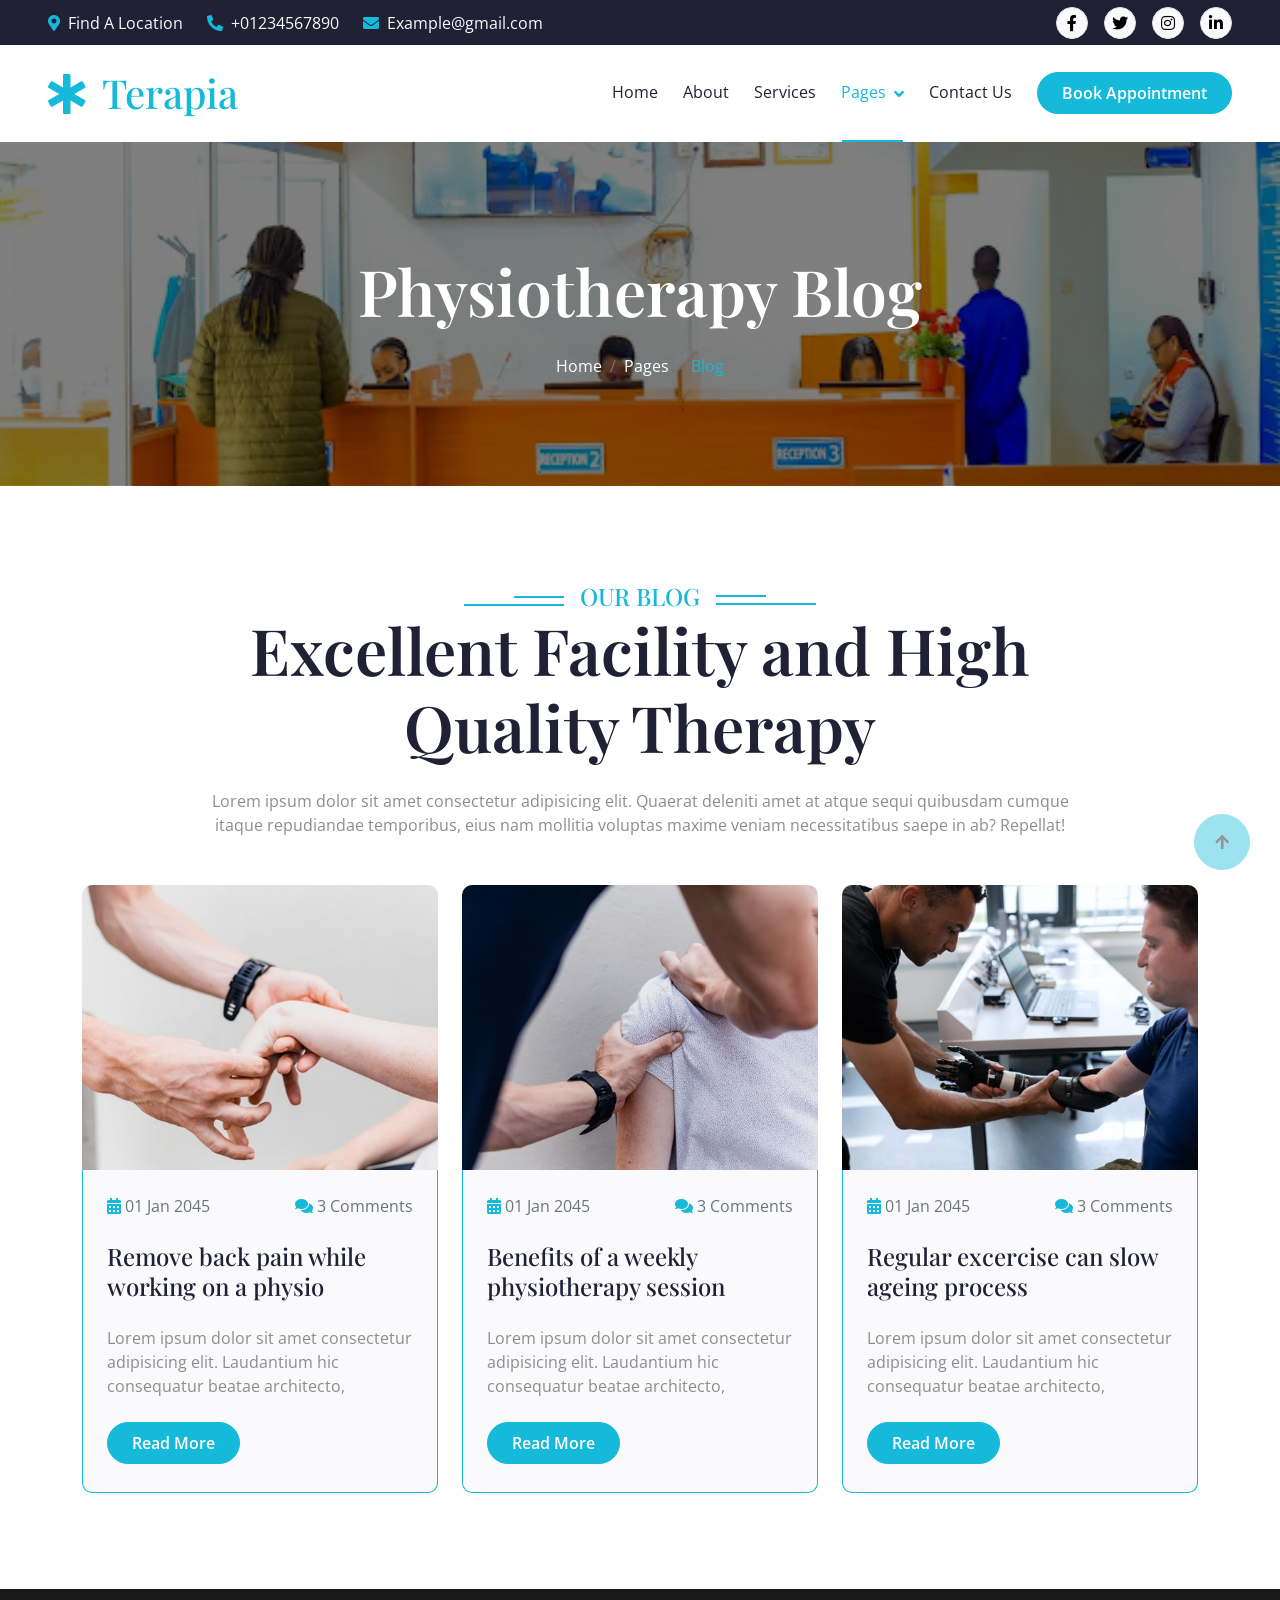
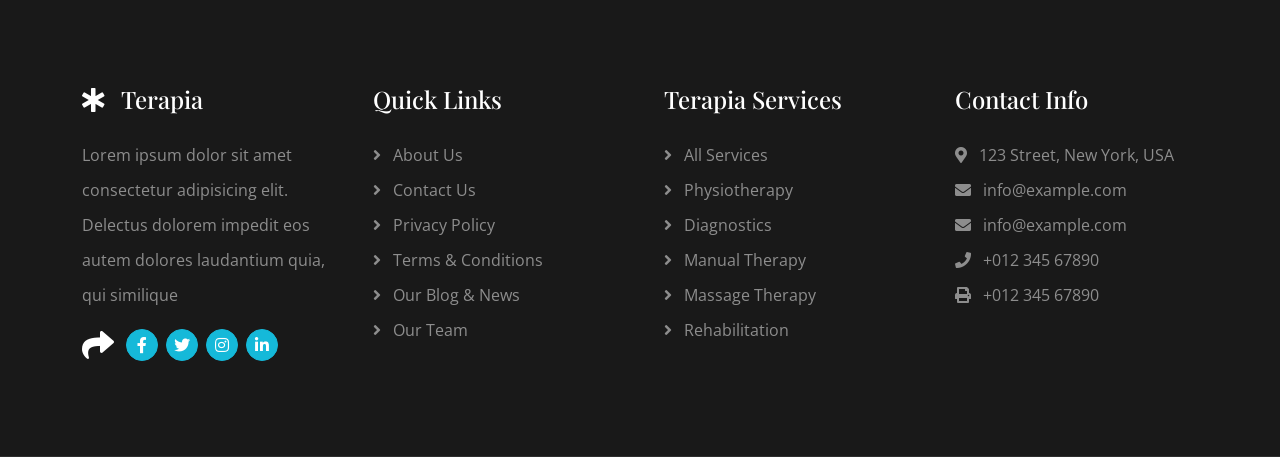
<file: blog.html>
﻿<!DOCTYPE html>
<html lang="en">

    <head>
        <meta charset="utf-8">
        <title>Terapia - Physical Therapy Website Template</title>
        <meta content="width=device-width, initial-scale=1.0" name="viewport">
        <meta content="" name="keywords">
        <meta content="" name="description">

        <!-- Google Web Fonts -->
        <link rel="preconnect" href="https://fonts.googleapis.com">
        <link rel="preconnect" href="https://fonts.gstatic.com" crossorigin>
        <link href="https://fonts.googleapis.com/css2?family=Open+Sans:wght@400;500;600&family=Playfair+Display:wght@400;500;600&display=swap" rel="stylesheet"> 

        <!-- Icon Font Stylesheet -->
        <link rel="stylesheet" href="https://use.fontawesome.com/releases/v5.15.4/css/all.css"/>
        <link href="https://cdn.jsdelivr.net/npm/bootstrap-icons@1.4.1/font/bootstrap-icons.css" rel="stylesheet">

        <!-- Libraries Stylesheet -->
        <link href="lib/animate/animate.min.css" rel="stylesheet">
        <link href="lib/owlcarousel/assets/owl.carousel.min.css" rel="stylesheet">


        <!-- Customized Bootstrap Stylesheet -->
        <link href="css/bootstrap.min.css" rel="stylesheet">

        <!-- Template Stylesheet -->
        <link href="css/style.css" rel="stylesheet">
    </head>

    <body>

        <!-- Spinner Start -->
        <div id="spinner" class="show bg-white position-fixed translate-middle w-100 vh-100 top-50 start-50 d-flex align-items-center justify-content-center">
            <div class="spinner-border text-primary" style="width: 3rem; height: 3rem;" role="status">
                <span class="sr-only">Loading...</span>
            </div>
        </div>
        <!-- Spinner End -->


        <!-- Topbar Start -->
        <div class="container-fluid bg-dark px-5 d-none d-lg-block">
            <div class="row gx-0 align-items-center" style="height: 45px;">
                <div class="col-lg-8 text-center text-lg-start mb-lg-0">
                    <div class="d-flex flex-wrap">
                        <a href="#" class="text-light me-4"><i class="fas fa-map-marker-alt text-primary me-2"></i>Find A Location</a>
                        <a href="#" class="text-light me-4"><i class="fas fa-phone-alt text-primary me-2"></i>+01234567890</a>
                        <a href="#" class="text-light me-0"><i class="fas fa-envelope text-primary me-2"></i>Example@gmail.com</a>
                    </div>
                </div>
                <div class="col-lg-4 text-center text-lg-end">
                    <div class="d-flex align-items-center justify-content-end">
                        <a href="#" class="btn btn-light btn-square border rounded-circle nav-fill me-3"><i class="fab fa-facebook-f"></i></a>
                        <a href="#" class="btn btn-light btn-square border rounded-circle nav-fill me-3"><i class="fab fa-twitter"></i></a>
                        <a href="#" class="btn btn-light btn-square border rounded-circle nav-fill me-3"><i class="fab fa-instagram"></i></a>
                        <a href="#" class="btn btn-light btn-square border rounded-circle nav-fill me-0"><i class="fab fa-linkedin-in"></i></a>
                    </div>
                </div>
            </div>
        </div>
        <!-- Topbar End -->


        <!-- Navbar & Hero Start -->
        <div class="container-fluid position-relative p-0">
            <nav class="navbar navbar-expand-lg navbar-light bg-white px-4 px-lg-5 py-3 py-lg-0">
                <a href="index.html" class="navbar-brand p-0">
                    <h1 class="text-primary m-0"><i class="fas fa-star-of-life me-3"></i>Terapia</h1>
                    <!-- <img src="img/logo.png" alt="Logo"> -->
                </a>
                <button class="navbar-toggler" type="button" data-bs-toggle="collapse" data-bs-target="#navbarCollapse">
                    <span class="fa fa-bars"></span>
                </button>
                <div class="collapse navbar-collapse" id="navbarCollapse">
                    <div class="navbar-nav ms-auto py-0">
                        <a href="index.html" class="nav-item nav-link">Home</a>
                        <a href="about.html" class="nav-item nav-link">About</a>
                        <a href="service.html" class="nav-item nav-link">Services</a>
                        <div class="nav-item dropdown">
                            <a href="#" class="nav-link dropdown-toggle active" data-bs-toggle="dropdown">Pages</a>
                            <div class="dropdown-menu m-0">
                                <a href="appointment.html" class="dropdown-item">Appointment</a>
                                <a href="feature.html" class="dropdown-item">Features</a>
                                <a href="blog.html" class="dropdown-item active">Our Blog</a>
                                <a href="team.html" class="dropdown-item">Our Team</a>
                                <a href="testimonial.html" class="dropdown-item">Testimonial</a>
                                <a href="404.html" class="dropdown-item">404 Page</a>
                            </div>
                        </div>
                        <a href="contact.html" class="nav-item nav-link">Contact Us</a>
                    </div>
                    <a href="#" class="btn btn-primary rounded-pill text-white py-2 px-4 flex-wrap flex-sm-shrink-0">Book Appointment</a>
                </div>
            </nav>
        </div>
        <!-- Navbar End -->


        <!-- Header Start -->
        <div class="container-fluid bg-breadcrumb">
            <div class="container text-center py-5" style="max-width: 900px;">
                <h3 class="text-white display-3 mb-4 wow fadeInDown" data-wow-delay="0.1s">Physiotherapy Blog</h1>
                <ol class="breadcrumb justify-content-center mb-0 wow fadeInDown" data-wow-delay="0.3s">
                    <li class="breadcrumb-item"><a href="index.html">Home</a></li>
                    <li class="breadcrumb-item"><a href="#">Pages</a></li>
                    <li class="breadcrumb-item active text-primary">Blog</li>
                </ol>    
            </div>
        </div>
        <!-- Header End -->


        <!-- Blog Start -->
        <div class="container-fluid blog py-5">
            <div class="container py-5">
                <div class="section-title mb-5 wow fadeInUp" data-wow-delay="0.1s">
                    <div class="sub-style">
                        <h4 class="sub-title px-3 mb-0">Our Blog</h4>
                    </div>
                    <h1 class="display-3 mb-4">Excellent Facility and High Quality Therapy</h1>
                    <p class="mb-0">Lorem ipsum dolor sit amet consectetur adipisicing elit. Quaerat deleniti amet at atque sequi quibusdam cumque itaque repudiandae temporibus, eius nam mollitia voluptas maxime veniam necessitatibus saepe in ab? Repellat!</p>
                </div>
                <div class="row g-4 justify-content-center">
                    <div class="col-md-6 col-lg-6 col-xl-4 wow fadeInUp" data-wow-delay="0.1s">
                        <div class="blog-item rounded">
                            <div class="blog-img">
                                <img src="img/blog-1.jpg" class="img-fluid w-100" alt="Image">
                            </div>
                            <div class="blog-centent p-4">
                                <div class="d-flex justify-content-between mb-4">
                                    <p class="mb-0 text-muted"><i class="fa fa-calendar-alt text-primary"></i> 01 Jan 2045</p>
                                    <a href="#" class="text-muted"><span class="fa fa-comments text-primary"></span> 3 Comments</a>
                                </div>
                                <a href="#" class="h4">Remove back pain while working on a physio</a>
                                <p class="my-4">Lorem ipsum dolor sit amet consectetur adipisicing elit. Laudantium hic consequatur beatae architecto,</p>
                                <a href="#" class="btn btn-primary rounded-pill text-white py-2 px-4 mb-1">Read More</a>
                            </div>
                        </div>
                    </div>
                    <div class="col-md-6 col-lg-6 col-xl-4 wow fadeInUp" data-wow-delay="0.3s">
                        <div class="blog-item rounded">
                            <div class="blog-img">
                                <img src="img/blog-2.jpg" class="img-fluid w-100" alt="Image">
                            </div>
                            <div class="blog-centent p-4">
                                <div class="d-flex justify-content-between mb-4">
                                    <p class="mb-0 text-muted"><i class="fa fa-calendar-alt text-primary"></i> 01 Jan 2045</p>
                                    <a href="#" class="text-muted"><span class="fa fa-comments text-primary"></span> 3 Comments</a>
                                </div>
                                <a href="#" class="h4">Benefits of a weekly physiotherapy session</a>
                                <p class="my-4">Lorem ipsum dolor sit amet consectetur adipisicing elit. Laudantium hic consequatur beatae architecto,</p>
                                <a href="#" class="btn btn-primary rounded-pill text-white py-2 px-4 mb-1">Read More</a>
                            </div>
                        </div>
                    </div>
                    <div class="col-md-6 col-lg-6 col-xl-4 wow fadeInUp" data-wow-delay="0.5s">
                        <div class="blog-item rounded">
                            <div class="blog-img">
                                <img src="img/blog-3.jpg" class="img-fluid w-100" alt="Image">
                            </div>
                            <div class="blog-centent p-4">
                                <div class="d-flex justify-content-between mb-4">
                                    <p class="mb-0 text-muted"><i class="fa fa-calendar-alt text-primary"></i> 01 Jan 2045</p>
                                    <a href="#" class="text-muted"><span class="fa fa-comments text-primary"></span> 3 Comments</a>
                                </div>
                                <a href="#" class="h4">Regular excercise can slow ageing process</a>
                                <p class="my-4">Lorem ipsum dolor sit amet consectetur adipisicing elit. Laudantium hic consequatur beatae architecto,</p>
                                <a href="#" class="btn btn-primary rounded-pill text-white py-2 px-4 mb-1">Read More</a>
                            </div>
                        </div>
                    </div>
                </div>
            </div>
        </div>
        <!-- Blog End -->


        <!-- Footer Start -->
        <div class="container-fluid footer py-5 wow fadeIn" data-wow-delay="0.2s">
            <div class="container py-5">
                <div class="row g-5">
                    <div class="col-md-6 col-lg-6 col-xl-3">
                        <div class="footer-item d-flex flex-column">
                            <h4 class="text-white mb-4"><i class="fas fa-star-of-life me-3"></i>Terapia</h4>
                            <p>Lorem ipsum dolor sit amet consectetur adipisicing elit. Delectus dolorem impedit eos autem dolores laudantium quia, qui similique
                            </p>
                            <div class="d-flex align-items-center">
                                <i class="fas fa-share fa-2x text-white me-2"></i>
                                <a class="btn-square btn btn-primary text-white rounded-circle mx-1" href=""><i class="fab fa-facebook-f"></i></a>
                                <a class="btn-square btn btn-primary text-white rounded-circle mx-1" href=""><i class="fab fa-twitter"></i></a>
                                <a class="btn-square btn btn-primary text-white rounded-circle mx-1" href=""><i class="fab fa-instagram"></i></a>
                                <a class="btn-square btn btn-primary text-white rounded-circle mx-1" href=""><i class="fab fa-linkedin-in"></i></a>
                            </div>
                        </div>
                    </div>
                    <div class="col-md-6 col-lg-6 col-xl-3">
                        <div class="footer-item d-flex flex-column">
                            <h4 class="mb-4 text-white">Quick Links</h4>
                            <a href=""><i class="fas fa-angle-right me-2"></i> About Us</a>
                            <a href=""><i class="fas fa-angle-right me-2"></i> Contact Us</a>
                            <a href=""><i class="fas fa-angle-right me-2"></i> Privacy Policy</a>
                            <a href=""><i class="fas fa-angle-right me-2"></i> Terms & Conditions</a>
                            <a href=""><i class="fas fa-angle-right me-2"></i> Our Blog & News</a>
                            <a href=""><i class="fas fa-angle-right me-2"></i> Our Team</a>
                        </div>
                    </div>
                    <div class="col-md-6 col-lg-6 col-xl-3">
                        <div class="footer-item d-flex flex-column">
                            <h4 class="mb-4 text-white">Terapia Services</h4>
                            <a href=""><i class="fas fa-angle-right me-2"></i> All Services</a>
                            <a href=""><i class="fas fa-angle-right me-2"></i> Physiotherapy</a>
                            <a href=""><i class="fas fa-angle-right me-2"></i> Diagnostics</a>
                            <a href=""><i class="fas fa-angle-right me-2"></i> Manual Therapy</a>
                            <a href=""><i class="fas fa-angle-right me-2"></i> Massage Therapy</a>
                            <a href=""><i class="fas fa-angle-right me-2"></i> Rehabilitation</a>
                        </div>
                    </div>
                    <div class="col-md-6 col-lg-6 col-xl-3">
                        <div class="footer-item d-flex flex-column">
                            <h4 class="mb-4 text-white">Contact Info</h4>
                            <a href=""><i class="fa fa-map-marker-alt me-2"></i> 123 Street, New York, USA</a>
                            <a href=""><i class="fas fa-envelope me-2"></i> info@example.com</a>
                            <a href=""><i class="fas fa-envelope me-2"></i> info@example.com</a>
                            <a href=""><i class="fas fa-phone me-2"></i> +012 345 67890</a>
                            <a href="" class="mb-3"><i class="fas fa-print me-2"></i> +012 345 67890</a>
                        </div>
                    </div>
                </div>
            </div>
        </div>
        <!-- Footer End -->
        
        <!-- Copyright Start -->
        <!-- Copyright End -->

        <!-- Back to Top -->
        <a href="#" class="btn btn-primary btn-lg-square back-to-top"><i class="fa fa-arrow-up"></i></a>   

        
        <!-- JavaScript Libraries -->
        <script src="https://ajax.googleapis.com/ajax/libs/jquery/3.6.4/jquery.min.js"></script>
        <script src="https://cdn.jsdelivr.net/npm/bootstrap@5.0.0/dist/js/bootstrap.bundle.min.js"></script>
        <script src="lib/wow/wow.min.js"></script>
        <script src="lib/easing/easing.min.js"></script>
        <script src="lib/waypoints/waypoints.min.js"></script>
        <script src="lib/owlcarousel/owl.carousel.min.js"></script>
        

        <!-- Template Javascript -->
        <script src="js/main.js"></script>
        
    </body>

</html>
</file>
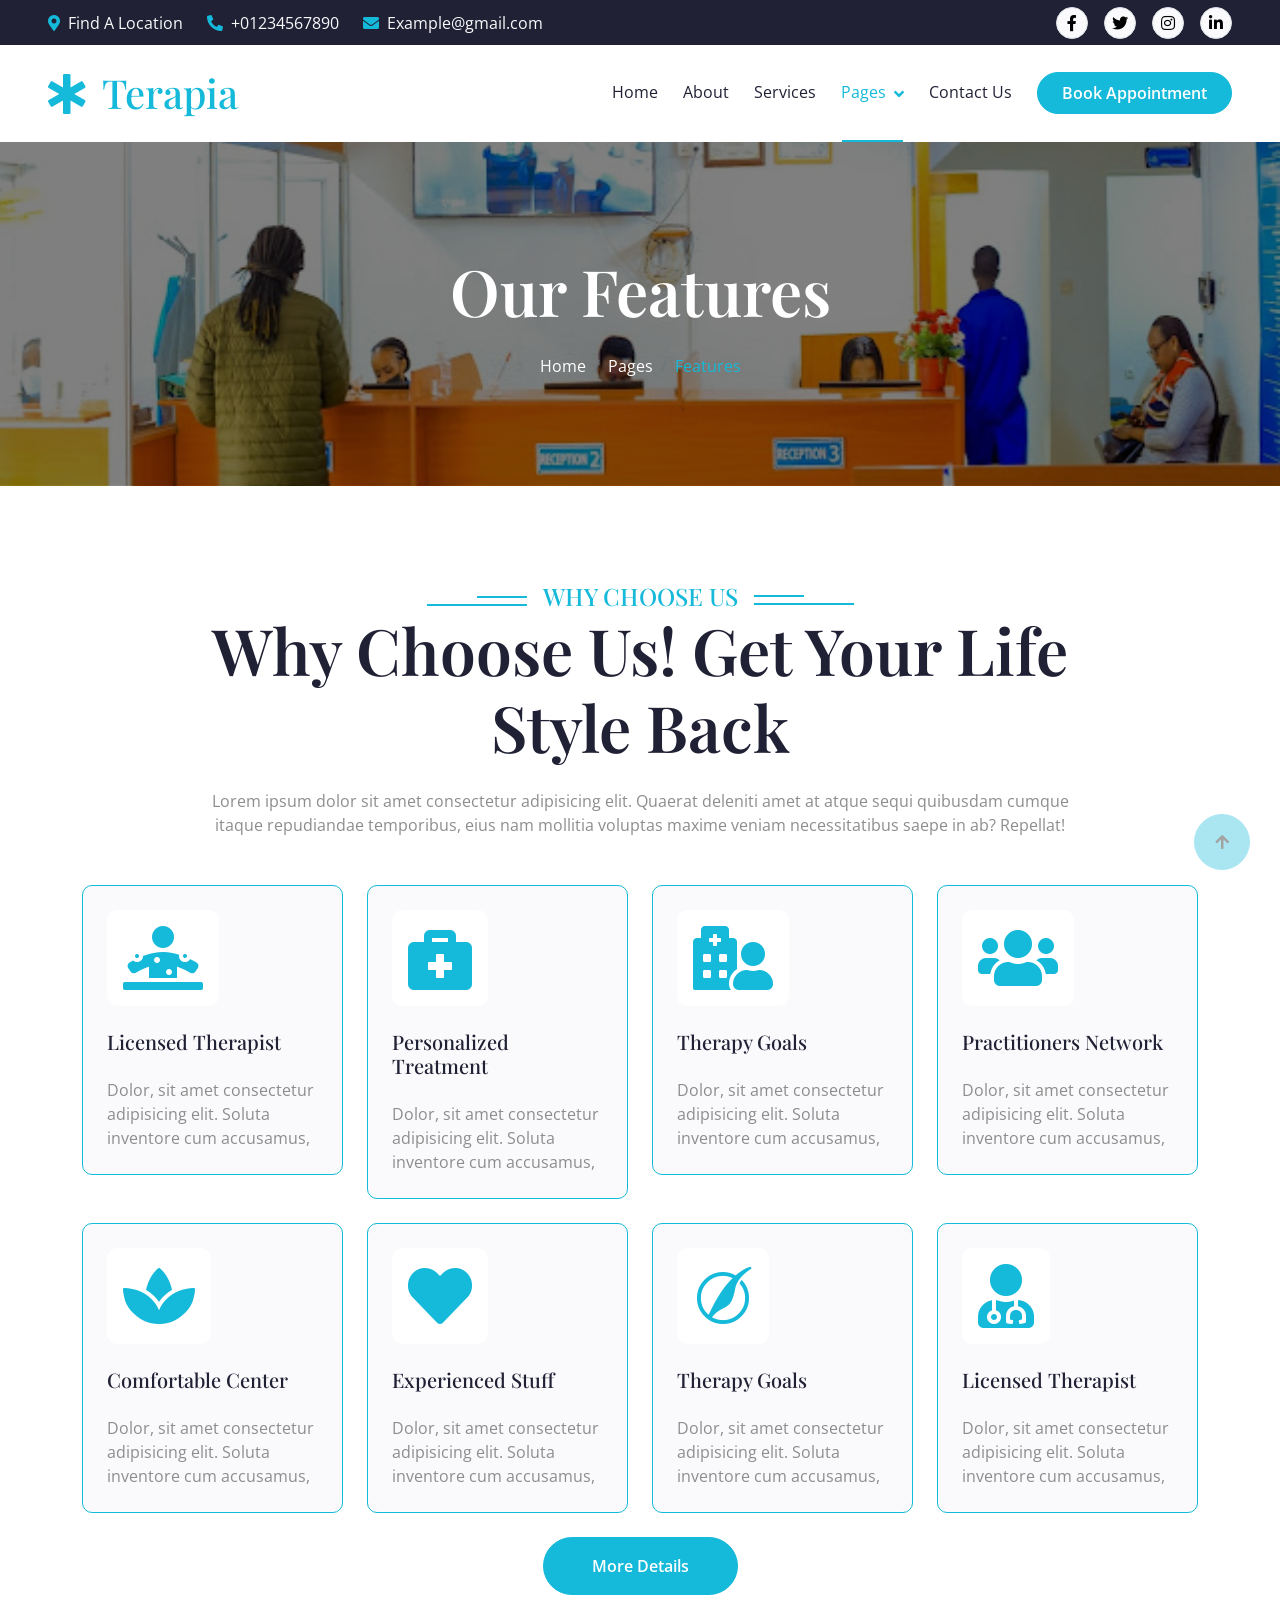
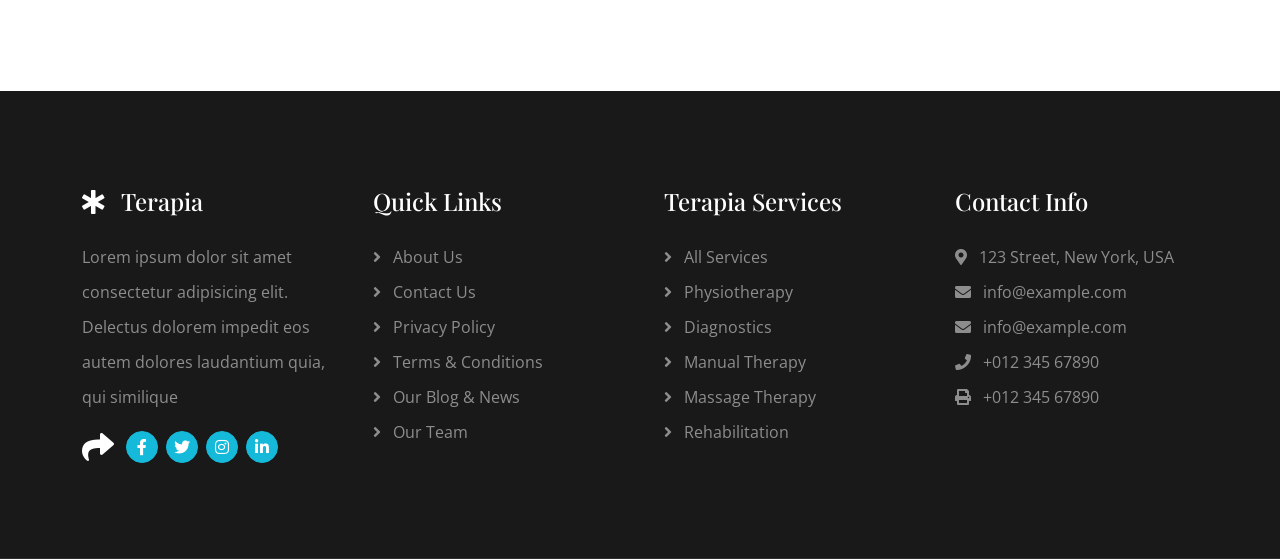
<file: feature.html>
﻿<!DOCTYPE html>
<html lang="en">

    <head>
        <meta charset="utf-8">
        <title>Terapia - Physical Therapy Website Template</title>
        <meta content="width=device-width, initial-scale=1.0" name="viewport">
        <meta content="" name="keywords">
        <meta content="" name="description">

        <!-- Google Web Fonts -->
        <link rel="preconnect" href="https://fonts.googleapis.com">
        <link rel="preconnect" href="https://fonts.gstatic.com" crossorigin>
        <link href="https://fonts.googleapis.com/css2?family=Open+Sans:wght@400;500;600&family=Playfair+Display:wght@400;500;600&display=swap" rel="stylesheet"> 

        <!-- Icon Font Stylesheet -->
        <link rel="stylesheet" href="https://use.fontawesome.com/releases/v5.15.4/css/all.css"/>
        <link href="https://cdn.jsdelivr.net/npm/bootstrap-icons@1.4.1/font/bootstrap-icons.css" rel="stylesheet">

        <!-- Libraries Stylesheet -->
        <link href="lib/animate/animate.min.css" rel="stylesheet">
        <link href="lib/owlcarousel/assets/owl.carousel.min.css" rel="stylesheet">


        <!-- Customized Bootstrap Stylesheet -->
        <link href="css/bootstrap.min.css" rel="stylesheet">

        <!-- Template Stylesheet -->
        <link href="css/style.css" rel="stylesheet">
    </head>

    <body>

        <!-- Spinner Start -->
        <div id="spinner" class="show bg-white position-fixed translate-middle w-100 vh-100 top-50 start-50 d-flex align-items-center justify-content-center">
            <div class="spinner-border text-primary" style="width: 3rem; height: 3rem;" role="status">
                <span class="sr-only">Loading...</span>
            </div>
        </div>
        <!-- Spinner End -->


        <!-- Topbar Start -->
        <div class="container-fluid bg-dark px-5 d-none d-lg-block">
            <div class="row gx-0 align-items-center" style="height: 45px;">
                <div class="col-lg-8 text-center text-lg-start mb-lg-0">
                    <div class="d-flex flex-wrap">
                        <a href="#" class="text-light me-4"><i class="fas fa-map-marker-alt text-primary me-2"></i>Find A Location</a>
                        <a href="#" class="text-light me-4"><i class="fas fa-phone-alt text-primary me-2"></i>+01234567890</a>
                        <a href="#" class="text-light me-0"><i class="fas fa-envelope text-primary me-2"></i>Example@gmail.com</a>
                    </div>
                </div>
                <div class="col-lg-4 text-center text-lg-end">
                    <div class="d-flex align-items-center justify-content-end">
                        <a href="#" class="btn btn-light btn-square border rounded-circle nav-fill me-3"><i class="fab fa-facebook-f"></i></a>
                        <a href="#" class="btn btn-light btn-square border rounded-circle nav-fill me-3"><i class="fab fa-twitter"></i></a>
                        <a href="#" class="btn btn-light btn-square border rounded-circle nav-fill me-3"><i class="fab fa-instagram"></i></a>
                        <a href="#" class="btn btn-light btn-square border rounded-circle nav-fill me-0"><i class="fab fa-linkedin-in"></i></a>
                    </div>
                </div>
            </div>
        </div>
        <!-- Topbar End -->


        <!-- Navbar & Hero Start -->
        <div class="container-fluid position-relative p-0">
            <nav class="navbar navbar-expand-lg navbar-light bg-white px-4 px-lg-5 py-3 py-lg-0">
                <a href="index.html" class="navbar-brand p-0">
                    <h1 class="text-primary m-0"><i class="fas fa-star-of-life me-3"></i>Terapia</h1>
                    <!-- <img src="img/logo.png" alt="Logo"> -->
                </a>
                <button class="navbar-toggler" type="button" data-bs-toggle="collapse" data-bs-target="#navbarCollapse">
                    <span class="fa fa-bars"></span>
                </button>
                <div class="collapse navbar-collapse" id="navbarCollapse">
                    <div class="navbar-nav ms-auto py-0">
                        <a href="index.html" class="nav-item nav-link">Home</a>
                        <a href="about.html" class="nav-item nav-link">About</a>
                        <a href="service.html" class="nav-item nav-link">Services</a>
                        <div class="nav-item dropdown">
                            <a href="#" class="nav-link dropdown-toggle active" data-bs-toggle="dropdown">Pages</a>
                            <div class="dropdown-menu m-0">
                                <a href="appointment.html" class="dropdown-item">Appointment</a>
                                <a href="feature.html" class="dropdown-item active">Features</a>
                                <a href="blog.html" class="dropdown-item">Our Blog</a>
                                <a href="team.html" class="dropdown-item">Our Team</a>
                                <a href="testimonial.html" class="dropdown-item">Testimonial</a>
                                <a href="404.html" class="dropdown-item">404 Page</a>
                            </div>
                        </div>
                        <a href="contact.html" class="nav-item nav-link">Contact Us</a>
                    </div>
                    <a href="#" class="btn btn-primary rounded-pill text-white py-2 px-4 flex-wrap flex-sm-shrink-0">Book Appointment</a>
                </div>
            </nav>
        </div>
        <!-- Navbar End -->


        <!-- Header Start -->
        <div class="container-fluid bg-breadcrumb">
            <div class="container text-center py-5" style="max-width: 900px;">
                <h3 class="text-white display-3 mb-4 wow fadeInDown" data-wow-delay="0.1s">Our Features</h1>
                <ol class="breadcrumb justify-content-center mb-0 wow fadeInDown" data-wow-delay="0.3s">
                    <li class="breadcrumb-item"><a href="index.html">Home</a></li>
                    <li class="breadcrumb-item"><a href="#">Pages</a></li>
                    <li class="breadcrumb-item active text-primary">Features</li>
                </ol>    
            </div>
        </div>
        <!-- Header End -->


        <!-- Feature Start -->
        <div class="container-fluid feature py-5">
            <div class="container py-5">
                <div class="section-title mb-5 wow fadeInUp" data-wow-delay="0.1s">
                    <div class="sub-style">
                        <h4 class="sub-title px-3 mb-0">Why Choose Us</h4>
                    </div>
                    <h1 class="display-3 mb-4">Why Choose Us! Get Your Life Style Back</h1>
                    <p class="mb-0">Lorem ipsum dolor sit amet consectetur adipisicing elit. Quaerat deleniti amet at atque sequi quibusdam cumque itaque repudiandae temporibus, eius nam mollitia voluptas maxime veniam necessitatibus saepe in ab? Repellat!</p>
                </div>
                <div class="row g-4 justify-content-center">
                    <div class="col-md-6 col-lg-4 col-xl-3 wow fadeInUp" data-wow-delay="0.1s">
                        <div class="row-cols-1 feature-item p-4">
                            <div class="col-12">
                                <div class="feature-icon mb-4">
                                    <div class="p-3 d-inline-flex bg-white rounded">
                                        <i class="fas fa-diagnoses fa-4x text-primary"></i>
                                    </div>
                                </div>
                                <div class="feature-content d-flex flex-column">
                                    <h5 class="mb-4">Licensed Therapist</h5>
                                    <p class="mb-0">Dolor, sit amet consectetur adipisicing elit. Soluta inventore cum accusamus,</p>
                                </div>
                            </div>
                        </div>
                    </div>
                    <div class="col-md-6 col-lg-4 col-xl-3 wow fadeInUp" data-wow-delay="0.3s">
                        <div class="row-cols-1 feature-item p-4">
                            <div class="col-12">
                                <div class="feature-icon mb-4">
                                    <div class="p-3 d-inline-flex bg-white rounded">
                                        <i class="fas fa-briefcase-medical fa-4x text-primary"></i>
                                    </div>
                                </div>
                                <div class="feature-content d-flex flex-column">
                                    <h5 class="mb-4">Personalized Treatment</h5>
                                    <p class="mb-0">Dolor, sit amet consectetur adipisicing elit. Soluta inventore cum accusamus,</p>
                                </div>
                            </div>
                        </div>
                    </div>
                    <div class="col-md-6 col-lg-4 col-xl-3 wow fadeInUp" data-wow-delay="0.5s">
                        <div class="row-cols-1 feature-item p-4">
                            <div class="col-12">
                                <div class="feature-icon mb-4">
                                    <div class="p-3 d-inline-flex bg-white rounded">
                                        <i class="fas fa-hospital-user fa-4x text-primary"></i>
                                    </div>
                                </div>
                                <div class="feature-content d-flex flex-column">
                                    <h5 class="mb-4">Therapy Goals</h5>
                                    <p class="mb-0">Dolor, sit amet consectetur adipisicing elit. Soluta inventore cum accusamus,</p>
                                </div>
                            </div>
                        </div>
                    </div>
                    <div class="col-md-6 col-lg-4 col-xl-3 wow fadeInUp" data-wow-delay="0.7s">
                        <div class="row-cols-1 feature-item p-4">
                            <div class="col-12">
                                <div class="feature-icon mb-4">
                                    <div class="p-3 d-inline-flex bg-white rounded">
                                        <i class="fas fa-users fa-4x text-primary"></i>
                                    </div>
                                </div>
                                <div class="feature-content d-flex flex-column">
                                    <h5 class="mb-4">Practitioners Network</h5>
                                    <p class="mb-0">Dolor, sit amet consectetur adipisicing elit. Soluta inventore cum accusamus,</p>
                                </div>
                            </div>
                        </div>
                    </div>
                    <div class="col-md-6 col-lg-4 col-xl-3 wow fadeInUp" data-wow-delay="0.1s">
                        <div class="row-cols-1 feature-item p-4">
                            <div class="col-12">
                                <div class="feature-icon mb-4">
                                    <div class="p-3 d-inline-flex bg-white rounded">
                                        <i class="fas fa-spa fa-4x text-primary"></i>
                                    </div>
                                </div>
                                <div class="feature-content d-flex flex-column">
                                    <h5 class="mb-4">Comfortable Center</h5>
                                    <p class="mb-0">Dolor, sit amet consectetur adipisicing elit. Soluta inventore cum accusamus,</p>
                                </div>
                            </div>
                        </div>
                    </div>
                    <div class="col-md-6 col-lg-4 col-xl-3 wow fadeInUp" data-wow-delay="0.3s">
                        <div class="row-cols-1 feature-item p-4">
                            <div class="col-12">
                                <div class="feature-icon mb-4">
                                    <div class="p-3 d-inline-flex bg-white rounded">
                                        <i class="fas fa-heart fa-4x text-primary"></i>
                                    </div>
                                </div>
                                <div class="feature-content d-flex flex-column">
                                    <h5 class="mb-4">Experienced Stuff</h5>
                                    <p class="mb-0">Dolor, sit amet consectetur adipisicing elit. Soluta inventore cum accusamus,</p>
                                </div>
                            </div>
                        </div>
                    </div>
                    <div class="col-md-6 col-lg-4 col-xl-3 wow fadeInUp" data-wow-delay="0.5s">
                        <div class="row-cols-1 feature-item p-4">
                            <div class="col-12">
                                <div class="feature-icon mb-4">
                                    <div class="p-3 d-inline-flex bg-white rounded">
                                        <i class="fab fa-pied-piper fa-4x text-primary"></i>
                                    </div>
                                </div>
                                <div class="feature-content d-flex flex-column">
                                    <h5 class="mb-4">Therapy Goals</h5>
                                    <p class="mb-0">Dolor, sit amet consectetur adipisicing elit. Soluta inventore cum accusamus,</p>
                                </div>
                            </div>
                        </div>
                    </div>
                    <div class="col-md-6 col-lg-4 col-xl-3 wow fadeInUp" data-wow-delay="0.7s">
                        <div class="row-cols-1 feature-item p-4">
                            <div class="col-12">
                                <div class="feature-icon mb-4">
                                    <div class="p-3 d-inline-flex bg-white rounded">
                                        <i class="fas fa-user-md fa-4x text-primary"></i>
                                    </div>
                                </div>
                                <div class="feature-content d-flex flex-column">
                                    <h5 class="mb-4">Licensed Therapist</h5>
                                    <p class="mb-0">Dolor, sit amet consectetur adipisicing elit. Soluta inventore cum accusamus,</p>
                                </div>
                            </div>
                        </div>
                    </div>
                    <div class="col-12 text-center wow fadeInUp" data-wow-delay="0.2s">
                        <a href="#" class="btn btn-primary rounded-pill text-white py-3 px-5">More Details</a>
                    </div>
                </div>
            </div>
        </div>
        <!-- Feature End -->


        <!-- Footer Start -->
        <div class="container-fluid footer py-5 wow fadeIn" data-wow-delay="0.2s">
            <div class="container py-5">
                <div class="row g-5">
                    <div class="col-md-6 col-lg-6 col-xl-3">
                        <div class="footer-item d-flex flex-column">
                            <h4 class="text-white mb-4"><i class="fas fa-star-of-life me-3"></i>Terapia</h4>
                            <p>Lorem ipsum dolor sit amet consectetur adipisicing elit. Delectus dolorem impedit eos autem dolores laudantium quia, qui similique
                            </p>
                            <div class="d-flex align-items-center">
                                <i class="fas fa-share fa-2x text-white me-2"></i>
                                <a class="btn-square btn btn-primary text-white rounded-circle mx-1" href=""><i class="fab fa-facebook-f"></i></a>
                                <a class="btn-square btn btn-primary text-white rounded-circle mx-1" href=""><i class="fab fa-twitter"></i></a>
                                <a class="btn-square btn btn-primary text-white rounded-circle mx-1" href=""><i class="fab fa-instagram"></i></a>
                                <a class="btn-square btn btn-primary text-white rounded-circle mx-1" href=""><i class="fab fa-linkedin-in"></i></a>
                            </div>
                        </div>
                    </div>
                    <div class="col-md-6 col-lg-6 col-xl-3">
                        <div class="footer-item d-flex flex-column">
                            <h4 class="mb-4 text-white">Quick Links</h4>
                            <a href=""><i class="fas fa-angle-right me-2"></i> About Us</a>
                            <a href=""><i class="fas fa-angle-right me-2"></i> Contact Us</a>
                            <a href=""><i class="fas fa-angle-right me-2"></i> Privacy Policy</a>
                            <a href=""><i class="fas fa-angle-right me-2"></i> Terms & Conditions</a>
                            <a href=""><i class="fas fa-angle-right me-2"></i> Our Blog & News</a>
                            <a href=""><i class="fas fa-angle-right me-2"></i> Our Team</a>
                        </div>
                    </div>
                    <div class="col-md-6 col-lg-6 col-xl-3">
                        <div class="footer-item d-flex flex-column">
                            <h4 class="mb-4 text-white">Terapia Services</h4>
                            <a href=""><i class="fas fa-angle-right me-2"></i> All Services</a>
                            <a href=""><i class="fas fa-angle-right me-2"></i> Physiotherapy</a>
                            <a href=""><i class="fas fa-angle-right me-2"></i> Diagnostics</a>
                            <a href=""><i class="fas fa-angle-right me-2"></i> Manual Therapy</a>
                            <a href=""><i class="fas fa-angle-right me-2"></i> Massage Therapy</a>
                            <a href=""><i class="fas fa-angle-right me-2"></i> Rehabilitation</a>
                        </div>
                    </div>
                    <div class="col-md-6 col-lg-6 col-xl-3">
                        <div class="footer-item d-flex flex-column">
                            <h4 class="mb-4 text-white">Contact Info</h4>
                            <a href=""><i class="fa fa-map-marker-alt me-2"></i> 123 Street, New York, USA</a>
                            <a href=""><i class="fas fa-envelope me-2"></i> info@example.com</a>
                            <a href=""><i class="fas fa-envelope me-2"></i> info@example.com</a>
                            <a href=""><i class="fas fa-phone me-2"></i> +012 345 67890</a>
                            <a href="" class="mb-3"><i class="fas fa-print me-2"></i> +012 345 67890</a>
                        </div>
                    </div>
                </div>
            </div>
        </div>
        <!-- Footer End -->
        
        <!-- Copyright Start -->
        <!-- Copyright End -->

        <!-- Back to Top -->
        <a href="#" class="btn btn-primary btn-lg-square back-to-top"><i class="fa fa-arrow-up"></i></a>   

        
        <!-- JavaScript Libraries -->
        <script src="https://ajax.googleapis.com/ajax/libs/jquery/3.6.4/jquery.min.js"></script>
        <script src="https://cdn.jsdelivr.net/npm/bootstrap@5.0.0/dist/js/bootstrap.bundle.min.js"></script>
        <script src="lib/wow/wow.min.js"></script>
        <script src="lib/easing/easing.min.js"></script>
        <script src="lib/waypoints/waypoints.min.js"></script>
        <script src="lib/owlcarousel/owl.carousel.min.js"></script>
        

        <!-- Template Javascript -->
        <script src="js/main.js"></script>
        
    </body>

</html>
</file>
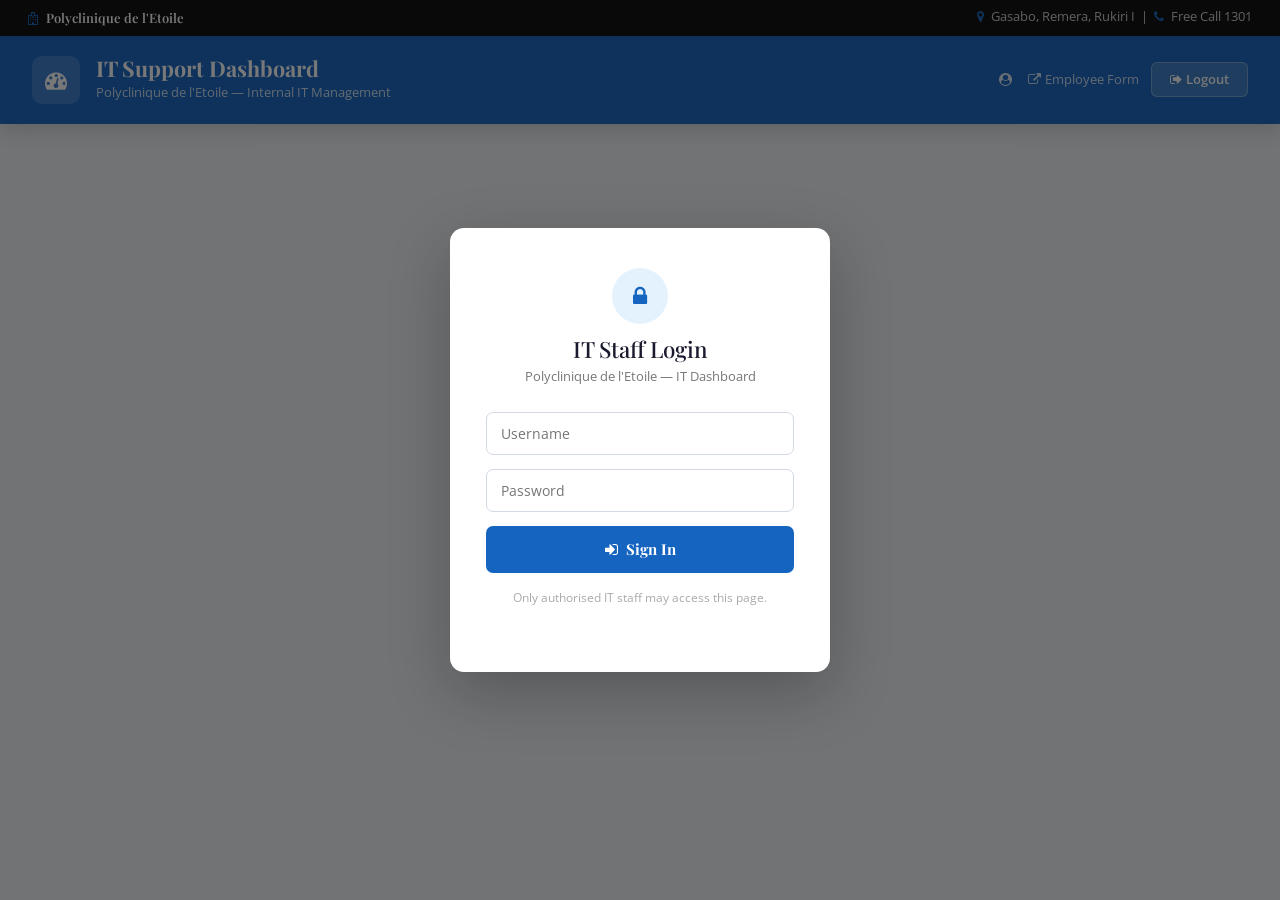
<file: it-dashboard.html>
<!DOCTYPE html>
<html lang="en">
<head>
    <meta charset="UTF-8">
    <meta name="viewport" content="width=device-width, initial-scale=1.0">
    <title>IT Dashboard — Polyclinique de l'Etoile</title>
    <link rel="stylesheet" href="https://cdnjs.cloudflare.com/ajax/libs/bootstrap/5.3.2/css/bootstrap.min.css">
    <link rel="stylesheet" href="https://cdnjs.cloudflare.com/ajax/libs/font-awesome/4.7.0/css/font-awesome.min.css">
    <link href="https://fonts.googleapis.com/css2?family=Playfair+Display:wght@400;600;700&family=Open+Sans:wght@400;500;600;700&display=swap" rel="stylesheet">
    <style>
        :root {
            --primary: #1565C0;
            --primary-dark: #0D47A1;
            --primary-light: #E3F2FD;
        }
        body { font-family:'Open Sans',sans-serif; background:#f0f4f8; margin:0; }

        /* ── TOPBAR ── */
        .topbar {
            background:#0a0a0a; color:#ccc; font-size:12.5px;
            padding:8px 28px; display:flex; justify-content:space-between; align-items:center;
        }
        .topbar-brand { font-family:'Playfair Display',serif; color:#fff; font-size:13px; font-weight:600; }

        /* ── HEADER ── */
        .dash-header {
            background:var(--primary); color:#fff;
            padding:20px 32px; display:flex; align-items:center;
            justify-content:space-between; flex-wrap:wrap; gap:14px;
            box-shadow:0 4px 20px rgba(0,0,0,0.18);
        }
        .dash-header-left { display:flex; align-items:center; gap:16px; }
        .header-icon {
            background:rgba(255,255,255,0.15); border-radius:10px;
            width:48px; height:48px; display:flex; align-items:center; justify-content:center;
        }
        .dash-header h1 { font-family:'Playfair Display',serif; font-size:1.35rem; font-weight:700; margin:0 0 2px; }
        .dash-header p  { margin:0; font-size:12.5px; opacity:.8; }
        .logout-btn {
            background:rgba(255,255,255,0.15); border:1px solid rgba(255,255,255,0.3);
            color:#fff; border-radius:6px; padding:7px 18px; font-size:13px;
            cursor:pointer; font-weight:600; transition:background .2s;
        }
        .logout-btn:hover { background:rgba(255,255,255,0.25); }

        /* ── LOGIN OVERLAY ── */
        #loginOverlay {
            position:fixed; inset:0; background:rgba(10,10,10,0.55);
            z-index:9999; display:flex; align-items:center; justify-content:center;
        }
        .login-card {
            background:#fff; border-radius:14px; padding:40px 36px;
            width:100%; max-width:380px;
            box-shadow:0 20px 60px rgba(0,0,0,0.25);
        }
        .login-card h2 { font-family:'Playfair Display',serif; font-size:1.4rem; color:#1a1a2e; margin:0 0 4px; }
        .login-card p  { color:#777; font-size:13px; margin:0 0 26px; }
        .login-card input {
            width:100%; border:1.5px solid #d4dae3; border-radius:7px;
            padding:10px 14px; font-size:14px; margin-bottom:14px;
            transition:border-color .2s; font-family:'Open Sans',sans-serif;
        }
        .login-card input:focus { border-color:var(--primary); outline:none; box-shadow:0 0 0 3px rgba(21,101,192,.1); }
        .login-btn {
            width:100%; background:var(--primary); color:#fff; border:none;
            border-radius:7px; padding:12px; font-size:15px; font-weight:700;
            font-family:'Playfair Display',serif; cursor:pointer; transition:background .2s;
        }
        .login-btn:hover { background:var(--primary-dark); }
        #loginError { color:#e53935; font-size:12.5px; margin-top:-6px; margin-bottom:10px; display:none; }

        /* ── LAYOUT ── */
        .page-wrap { max-width:1200px; margin:28px auto 60px; padding:0 16px; }

        /* ── STAT TILES ── */
        .stat-tile {
            background:#fff; border-radius:10px; padding:20px 22px;
            box-shadow:0 3px 18px rgba(0,0,0,0.07);
            display:flex; align-items:center; gap:16px;
        }
        .stat-icon {
            width:46px; height:46px; border-radius:9px;
            display:flex; align-items:center; justify-content:center; flex-shrink:0;
        }
        .stat-icon i { font-size:20px; color:#fff; }
        .stat-tile h3 { font-family:'Playfair Display',serif; font-size:1.7rem; font-weight:700; margin:0; color:#1a1a2e; }
        .stat-tile p  { margin:0; font-size:11.5px; color:#777; text-transform:uppercase; letter-spacing:.8px; }

        /* ── FILTER BAR ── */
        .filter-bar {
            background:#fff; border-radius:10px; padding:16px 20px;
            box-shadow:0 3px 18px rgba(0,0,0,0.07);
            display:flex; flex-wrap:wrap; gap:12px; align-items:center;
        }
        .filter-bar select, .filter-bar input {
            border:1.5px solid #d4dae3; border-radius:6px;
            padding:7px 12px; font-size:13px; color:#333;
            transition:border-color .2s;
        }
        .filter-bar select:focus, .filter-bar input:focus { border-color:var(--primary); outline:none; }
        .filter-bar label { font-size:12px; font-weight:600; color:#555; margin-bottom:0; }
        .btn-refresh {
            background:var(--primary); color:#fff; border:none; border-radius:6px;
            padding:8px 16px; font-size:13px; font-weight:600; cursor:pointer;
            display:flex; align-items:center; gap:6px; transition:background .2s;
        }
        .btn-refresh:hover { background:var(--primary-dark); }

        /* ── TICKET TABLE ── */
        .tickets-card {
            background:#fff; border-radius:10px;
            box-shadow:0 3px 18px rgba(0,0,0,0.07); overflow:hidden;
        }
        .tickets-card-header {
            padding:18px 22px; border-bottom:1px solid #eaeef4;
            display:flex; align-items:center; justify-content:space-between; flex-wrap:wrap; gap:8px;
        }
        .tickets-card-header h5 {
            font-family:'Playfair Display',serif; font-size:1.05rem;
            font-weight:700; color:#1a1a2e; margin:0;
        }
        table { width:100%; border-collapse:collapse; }
        thead th {
            background:#f8f9ff; padding:11px 14px; font-size:11.5px;
            font-weight:700; color:#555; text-transform:uppercase; letter-spacing:.8px;
            border-bottom:1.5px solid #eaeef4; white-space:nowrap;
        }
        tbody tr { border-bottom:1px solid #f0f4f8; transition:background .15s; }
        tbody tr:hover { background:#fafbff; }
        tbody td { padding:12px 14px; font-size:13px; color:#333; vertical-align:middle; }
        .ticket-id { font-weight:700; color:var(--primary); font-size:12.5px; }

        /* ── BADGES ── */
        .badge-status, .badge-urgency {
            display:inline-block; border-radius:5px;
            padding:3px 10px; font-size:11.5px; font-weight:700; white-space:nowrap;
        }
        /* Status */
        .s-new          { background:#E3F2FD; color:#1565C0; }
        .s-acknowledged { background:#FFF8E1; color:#F57F17; }
        .s-inprogress   { background:#E8F5E9; color:#2E7D32; }
        .s-waiting      { background:#F3E5F5; color:#6A1B9A; }
        .s-resolved     { background:#EFEBE9; color:#4E342E; }
        /* Urgency */
        .u-low      { background:#E8F5E9; color:#2E7D32; }
        .u-normal   { background:#FFF3E0; color:#E65100; }
        .u-high     { background:#FFEBEE; color:#C62828; }
        .u-critical { background:#4a0000; color:#fff; }

        /* ── STATUS SELECT IN TABLE ── */
        .status-select {
            border:1.5px solid #d4dae3; border-radius:6px;
            padding:5px 8px; font-size:12.5px; font-weight:600;
            cursor:pointer; background:#fff; transition:border-color .2s;
            min-width:155px;
        }
        .status-select:focus { border-color:var(--primary); outline:none; }

        /* ── DETAIL MODAL ── */
        .modal-overlay {
            display:none; position:fixed; inset:0;
            background:rgba(0,0,0,0.45); z-index:9998;
            align-items:center; justify-content:center;
        }
        .modal-overlay.open { display:flex; }
        .modal-card {
            background:#fff; border-radius:12px;
            max-width:540px; width:100%; margin:16px;
            box-shadow:0 20px 60px rgba(0,0,0,0.25); overflow:hidden;
        }
        .modal-top {
            background:var(--primary); color:#fff;
            padding:18px 22px; display:flex; align-items:center; justify-content:space-between;
        }
        .modal-top h5 { font-family:'Playfair Display',serif; margin:0; font-size:1.1rem; }
        .modal-close { background:none; border:none; color:#fff; font-size:22px; cursor:pointer; line-height:1; }
        .modal-body { padding:24px 22px; }
        .detail-row { display:flex; gap:10px; margin-bottom:14px; }
        .detail-key { font-size:12px; font-weight:700; color:#888; text-transform:uppercase; letter-spacing:.7px; min-width:110px; flex-shrink:0; padding-top:2px; }
        .detail-val { font-size:13.5px; color:#1a1a2e; }
        .modal-body textarea {
            width:100%; border:1.5px solid #d4dae3; border-radius:7px;
            padding:10px 12px; font-size:13px; resize:vertical; min-height:80px;
            font-family:'Open Sans',sans-serif; margin-top:4px;
        }
        .modal-body textarea:focus { border-color:var(--primary); outline:none; }
        .modal-footer-btns { display:flex; gap:10px; justify-content:flex-end; padding:0 22px 20px; }
        .btn-save {
            background:var(--primary); color:#fff; border:none; border-radius:7px;
            padding:10px 24px; font-size:14px; font-weight:700;
            font-family:'Playfair Display',serif; cursor:pointer; transition:background .2s;
        }
        .btn-save:hover { background:var(--primary-dark); }
        .btn-cancel {
            background:#fff; color:#555; border:1.5px solid #d4dae3; border-radius:7px;
            padding:10px 20px; font-size:14px; font-weight:600; cursor:pointer; transition:border-color .2s;
        }
        .btn-cancel:hover { border-color:var(--primary); color:var(--primary); }

        /* ── EMPTY STATE ── */
        .empty-state { text-align:center; padding:48px 20px; color:#aaa; }
        .empty-state i { font-size:42px; margin-bottom:14px; display:block; color:#ccd; }
        .empty-state p { font-size:14px; }

        /* ── TOAST ── */
        #toast {
            position:fixed; bottom:28px; right:28px; z-index:99999;
            background:var(--primary); color:#fff; border-radius:8px;
            padding:12px 22px; font-size:13.5px; font-weight:600;
            box-shadow:0 8px 30px rgba(0,0,0,0.2);
            transform:translateY(80px); opacity:0;
            transition:transform .3s, opacity .3s;
            display:flex; align-items:center; gap:10px;
        }
        #toast.show { transform:translateY(0); opacity:1; }

        @media(max-width:768px){
            thead { display:none; }
            tbody tr { display:block; border:1px solid #eaeef4; border-radius:8px; margin-bottom:10px; }
            tbody td { display:flex; justify-content:space-between; align-items:center; padding:8px 12px; border:none; font-size:12.5px; }
            tbody td::before { content:attr(data-label); font-weight:700; color:#888; font-size:11px; text-transform:uppercase; }
        }
    </style>
</head>
<body>

<!-- LOGIN OVERLAY -->
<div id="loginOverlay">
    <div class="login-card">
        <div style="text-align:center; margin-bottom:20px;">
            <div style="width:56px; height:56px; background:var(--primary-light); border-radius:50%;
                        display:inline-flex; align-items:center; justify-content:center; margin-bottom:12px;">
                <i class="fa fa-lock" style="font-size:22px; color:var(--primary);"></i>
            </div>
            <h2>IT Staff Login</h2>
            <p>Polyclinique de l'Etoile — IT Dashboard</p>
        </div>
        <input type="text" id="loginUser" placeholder="Username" autocomplete="username">
        <input type="password" id="loginPass" placeholder="Password" autocomplete="current-password"
               onkeydown="if(event.key==='Enter')doLogin()">
        <div id="loginError"><i class="fa fa-exclamation-circle me-1"></i>Invalid username or password.</div>
        <button class="login-btn" onclick="doLogin()">
            <i class="fa fa-sign-in me-2"></i>Sign In
        </button>
        <p style="text-align:center; font-size:11.5px; color:#aaa; margin-top:16px;">
            Only authorised IT staff may access this page.
        </p>
    </div>
</div>

<!-- TOPBAR -->
<div class="topbar">
    <span class="topbar-brand"><i class="fa fa-hospital-o me-2" style="color:var(--primary);"></i>Polyclinique de l'Etoile</span>
    <span><i class="fa fa-map-marker me-1" style="color:var(--primary);"></i> Gasabo, Remera, Rukiri I &nbsp;|&nbsp; <i class="fa fa-phone me-1" style="color:var(--primary);"></i> Free Call 1301</span>
</div>

<!-- HEADER -->
<div class="dash-header">
    <div class="dash-header-left">
        <div class="header-icon"><i class="fa fa-tachometer" style="font-size:22px;"></i></div>
        <div>
            <h1>IT Support Dashboard</h1>
            <p>Polyclinique de l'Etoile &mdash; Internal IT Management</p>
        </div>
    </div>
    <div style="display:flex; align-items:center; gap:12px; flex-wrap:wrap;">
        <span id="staffName" style="font-size:13px; opacity:.85;"><i class="fa fa-user-circle me-1"></i></span>
        <a href="support.html" style="color:rgba(255,255,255,0.8); font-size:13px; text-decoration:none;">
            <i class="fa fa-external-link me-1"></i>Employee Form
        </a>
        <button class="logout-btn" onclick="doLogout()"><i class="fa fa-sign-out me-1"></i>Logout</button>
    </div>
</div>

<!-- PAGE BODY -->
<div class="page-wrap" id="dashBody" style="display:none;">

    <!-- STAT TILES -->
    <div class="row g-3 mb-4">
        <div class="col-6 col-md-3">
            <div class="stat-tile">
                <div class="stat-icon" style="background:var(--primary);"><i class="fa fa-ticket"></i></div>
                <div><h3 id="st-total">0</h3><p>Total Tickets</p></div>
            </div>
        </div>
        <div class="col-6 col-md-3">
            <div class="stat-tile">
                <div class="stat-icon" style="background:#E65100;"><i class="fa fa-exclamation-circle"></i></div>
                <div><h3 id="st-open">0</h3><p>Open</p></div>
            </div>
        </div>
        <div class="col-6 col-md-3">
            <div class="stat-tile">
                <div class="stat-icon" style="background:#2E7D32;"><i class="fa fa-check-circle"></i></div>
                <div><h3 id="st-resolved">0</h3><p>Resolved</p></div>
            </div>
        </div>
        <div class="col-6 col-md-3">
            <div class="stat-tile">
                <div class="stat-icon" style="background:#4a0000;"><i class="fa fa-warning"></i></div>
                <div><h3 id="st-critical">0</h3><p>Critical</p></div>
            </div>
        </div>
    </div>

    <!-- FILTER BAR -->
    <div class="filter-bar mb-4">
        <div>
            <label>Status</label><br>
            <select id="filterStatus" onchange="renderTable()">
                <option value="">All Statuses</option>
                <option value="New">New</option>
                <option value="Acknowledged">Acknowledged</option>
                <option value="In Progress">In Progress</option>
                <option value="Waiting for Employee">Waiting for Employee</option>
                <option value="Resolved">Resolved</option>
            </select>
        </div>
        <div>
            <label>Urgency</label><br>
            <select id="filterUrgency" onchange="renderTable()">
                <option value="">All Urgencies</option>
                <option value="Critical">Critical</option>
                <option value="High">High</option>
                <option value="Normal">Normal</option>
                <option value="Low">Low</option>
            </select>
        </div>
        <div>
            <label>Department</label><br>
            <select id="filterDept" onchange="renderTable()">
                <option value="">All Departments</option>
            </select>
        </div>
        <div>
            <label>Search</label><br>
            <input type="text" id="filterSearch" placeholder="Ticket # or keyword…" oninput="renderTable()" style="width:180px;">
        </div>
        <div style="margin-top:auto;">
            <button class="btn-refresh" onclick="loadTickets()">
                <i class="fa fa-refresh"></i> Refresh
            </button>
        </div>
        <div style="margin-top:auto; margin-left:auto;">
            <button onclick="clearAllTickets()" style="background:#fff; color:#c62828; border:1.5px solid #c62828; border-radius:6px; padding:7px 14px; font-size:12.5px; font-weight:600; cursor:pointer;">
                <i class="fa fa-trash me-1"></i>Clear All
            </button>
        </div>
    </div>

    <!-- TICKET TABLE -->
    <div class="tickets-card">
        <div class="tickets-card-header">
            <h5><i class="fa fa-list me-2" style="color:var(--primary);"></i>Support Tickets</h5>
            <span id="ticketCount" style="font-size:12.5px; color:#888;"></span>
        </div>
        <div style="overflow-x:auto;">
            <table id="ticketTable">
                <thead>
                    <tr>
                        <th>Ticket #</th>
                        <th>Date &amp; Time</th>
                        <th>Department</th>
                        <th>Category</th>
                        <th>Urgency</th>
                        <th>Status</th>
                        <th>Update Status</th>
                        <th>Details</th>
                    </tr>
                </thead>
                <tbody id="ticketBody"></tbody>
            </table>
        </div>
    </div>

</div>

<!-- DETAIL MODAL -->
<div class="modal-overlay" id="detailModal">
    <div class="modal-card">
        <div class="modal-top">
            <h5 id="modalTitle">Ticket Details</h5>
            <button class="modal-close" onclick="closeModal()">&times;</button>
        </div>
        <div class="modal-body">
            <div id="modalContent"></div>
            <div style="margin-top:16px;">
                <label style="font-size:12px; font-weight:700; color:#888; text-transform:uppercase; letter-spacing:.7px;">IT Notes / Resolution</label>
                <textarea id="modalNotes" placeholder="Add investigation notes or resolution details…"></textarea>
            </div>
            <div style="margin-top:14px;">
                <label style="font-size:12px; font-weight:700; color:#888; text-transform:uppercase; letter-spacing:.7px; display:block; margin-bottom:6px;">Update Status</label>
                <select id="modalStatus" class="status-select" style="width:100%;">
                    <option value="New">New</option>
                    <option value="Acknowledged">Acknowledged</option>
                    <option value="In Progress">In Progress</option>
                    <option value="Waiting for Employee">Waiting for Employee</option>
                    <option value="Resolved">Resolved</option>
                </select>
            </div>
        </div>
        <div class="modal-footer-btns">
            <button class="btn-cancel" onclick="closeModal()">Cancel</button>
            <button class="btn-save" onclick="saveModal()"><i class="fa fa-save me-1"></i>Save Changes</button>
        </div>
    </div>
</div>

<!-- TOAST -->
<div id="toast"><i class="fa fa-check-circle"></i><span id="toastMsg"></span></div>

<script>
// ── CREDENTIALS (change these to real credentials) ──
var IT_USERS = {
    'divin@polycliniquedeletoile.com': { pass: 'Abcde123.', name: 'IT Administrator' }
};

var STORAGE_KEY = 'pce_it_tickets';
var SESSION_KEY = 'pce_it_session';
var currentModal = null;
var allTickets   = [];

// ── AUTH ──
function doLogin() {
    var u = document.getElementById('loginUser').value.trim();
    var p = document.getElementById('loginPass').value;
    if (IT_USERS[u] && IT_USERS[u].pass === p) {
        sessionStorage.setItem(SESSION_KEY, JSON.stringify({ user: u, name: IT_USERS[u].name }));
        showDash();
    } else {
        document.getElementById('loginError').style.display = 'block';
    }
}
function doLogout() {
    sessionStorage.removeItem(SESSION_KEY);
    document.getElementById('loginOverlay').style.display = 'flex';
    document.getElementById('dashBody').style.display = 'none';
}
function showDash() {
    var sess = JSON.parse(sessionStorage.getItem(SESSION_KEY) || 'null');
    if (!sess) return;
    document.getElementById('loginOverlay').style.display = 'none';
    document.getElementById('dashBody').style.display = 'block';
    document.getElementById('staffName').innerHTML = '<i class="fa fa-user-circle me-1"></i>' + sess.name;
    loadTickets();
    setInterval(loadTickets, 15000); // auto-refresh every 15 s
}

// ── TICKETS ──
function loadTickets() {
    try { allTickets = JSON.parse(localStorage.getItem(STORAGE_KEY) || '[]'); }
    catch(e) { allTickets = []; }
    populateDeptFilter();
    updateStats();
    renderTable();
}
function saveTickets() {
    localStorage.setItem(STORAGE_KEY, JSON.stringify(allTickets));
}

// ── STATS ──
function updateStats() {
    document.getElementById('st-total').textContent    = allTickets.length;
    document.getElementById('st-open').textContent     = allTickets.filter(t => t.status !== 'Resolved').length;
    document.getElementById('st-resolved').textContent = allTickets.filter(t => t.status === 'Resolved').length;
    document.getElementById('st-critical').textContent = allTickets.filter(t => t.urgency === 'Critical').length;
}

// ── DEPT FILTER POPULATION ──
function populateDeptFilter() {
    var sel = document.getElementById('filterDept');
    var cur = sel.value;
    var depts = [...new Set(allTickets.map(t => t.department))].sort();
    sel.innerHTML = '<option value="">All Departments</option>';
    depts.forEach(function(d) {
        var o = document.createElement('option');
        o.value = d; o.textContent = d;
        if (d === cur) o.selected = true;
        sel.appendChild(o);
    });
}

// ── STATUS CLASSES ──
function statusClass(s) {
    if (s === 'New')                  return 's-new';
    if (s === 'Acknowledged')         return 's-acknowledged';
    if (s === 'In Progress')          return 's-inprogress';
    if (s === 'Waiting for Employee') return 's-waiting';
    if (s === 'Resolved')             return 's-resolved';
    return '';
}
function urgencyClass(u) {
    if (u === 'Low')      return 'u-low';
    if (u === 'Normal')   return 'u-normal';
    if (u === 'High')     return 'u-high';
    if (u === 'Critical') return 'u-critical';
    return '';
}

// ── RENDER TABLE ──
function renderTable() {
    var fStatus  = document.getElementById('filterStatus').value;
    var fUrgency = document.getElementById('filterUrgency').value;
    var fDept    = document.getElementById('filterDept').value;
    var fSearch  = document.getElementById('filterSearch').value.toLowerCase();

    var filtered = allTickets.filter(function(t) {
        if (fStatus  && t.status    !== fStatus)  return false;
        if (fUrgency && t.urgency   !== fUrgency) return false;
        if (fDept    && t.department!== fDept)    return false;
        if (fSearch  && !(
            t.id.toLowerCase().includes(fSearch) ||
            (t.description||'').toLowerCase().includes(fSearch) ||
            (t.department||'').toLowerCase().includes(fSearch) ||
            (t.category||'').toLowerCase().includes(fSearch)
        )) return false;
        return true;
    });

    // Sort: critical first, then by date desc
    filtered.sort(function(a,b) {
        var uo = {Critical:0, High:1, Normal:2, Low:3};
        if ((uo[a.urgency]||9) !== (uo[b.urgency]||9)) return (uo[a.urgency]||9) - (uo[b.urgency]||9);
        return new Date(b.submitted) - new Date(a.submitted);
    });

    document.getElementById('ticketCount').textContent = filtered.length + ' ticket' + (filtered.length!==1?'s':'') + ' shown';

    var tbody = document.getElementById('ticketBody');
    if (!filtered.length) {
        tbody.innerHTML = '<tr><td colspan="8"><div class="empty-state"><i class="fa fa-inbox"></i><p>No tickets match the current filters.</p></div></td></tr>';
        return;
    }

    tbody.innerHTML = filtered.map(function(t) {
        var dt = new Date(t.submitted);
        var dateStr = dt.toLocaleDateString('en-GB',{day:'2-digit',month:'short',year:'numeric'})
                    + ' ' + dt.toLocaleTimeString('en-GB',{hour:'2-digit',minute:'2-digit'});
        return '<tr>' +
            '<td data-label="Ticket"><span class="ticket-id">' + esc(t.id) + '</span></td>' +
            '<td data-label="Date">' + dateStr + '</td>' +
            '<td data-label="Department">' + esc(t.department) + '</td>' +
            '<td data-label="Category">' + esc(t.category) + '</td>' +
            '<td data-label="Urgency"><span class="badge-urgency ' + urgencyClass(t.urgency) + '">' + esc(t.urgency) + '</span></td>' +
            '<td data-label="Status"><span class="badge-status ' + statusClass(t.status) + '">' + esc(t.status) + '</span></td>' +
            '<td data-label="Update">' +
                '<select class="status-select" onchange="quickStatus(\''+t.id+'\',this.value)">' +
                    ['New','Acknowledged','In Progress','Waiting for Employee','Resolved'].map(function(s) {
                        return '<option value="'+s+'"'+(t.status===s?' selected':'')+'>'+s+'</option>';
                    }).join('') +
                '</select>' +
            '</td>' +
            '<td data-label="Details"><button onclick="openModal(\''+t.id+'\')" style="background:var(--primary-light);color:var(--primary);border:none;border-radius:5px;padding:5px 12px;font-size:12px;font-weight:700;cursor:pointer;"><i class="fa fa-eye me-1"></i>View</button></td>' +
        '</tr>';
    }).join('');
}

function esc(s) {
    return String(s||'').replace(/&/g,'&amp;').replace(/</g,'&lt;').replace(/>/g,'&gt;');
}

// ── QUICK STATUS UPDATE ──
function quickStatus(id, newStatus) {
    var t = allTickets.find(function(x){ return x.id === id; });
    if (!t) return;
    t.status = newStatus;
    t.updatedAt = new Date().toISOString();
    saveTickets();
    updateStats();
    renderTable();
    showToast('Status updated to "' + newStatus + '"');
}

// ── MODAL ──
function openModal(id) {
    currentModal = allTickets.find(function(x){ return x.id === id; });
    if (!currentModal) return;
    var t = currentModal;
    document.getElementById('modalTitle').textContent = t.id + ' — ' + t.category;
    document.getElementById('modalNotes').value = t.notes || '';
    document.getElementById('modalStatus').value = t.status;

    var dt = new Date(t.submitted);
    var dateStr = dt.toLocaleDateString('en-GB',{weekday:'long',day:'2-digit',month:'long',year:'numeric'})
                + ', ' + dt.toLocaleTimeString('en-GB',{hour:'2-digit',minute:'2-digit'});

    document.getElementById('modalContent').innerHTML =
        row('Ticket #',    t.id) +
        row('Submitted',   dateStr) +
        row('Department',  t.department) +
        row('Category',    t.category) +
        row('Urgency',     '<span class="badge-urgency '+urgencyClass(t.urgency)+'">'+esc(t.urgency)+'</span>') +
        row('Current Status', '<span class="badge-status '+statusClass(t.status)+'">'+esc(t.status)+'</span>') +
        row('Contact',     t.contact || '<em style="color:#aaa">Not provided</em>') +
        row('Description', '<span style="white-space:pre-wrap">'+esc(t.description)+'</span>') +
        (t.updatedAt ? row('Last Updated', new Date(t.updatedAt).toLocaleString('en-GB')) : '');

    document.getElementById('detailModal').classList.add('open');
}
function row(key, val) {
    return '<div class="detail-row"><span class="detail-key">'+key+'</span><span class="detail-val">'+val+'</span></div>';
}
function closeModal() {
    document.getElementById('detailModal').classList.remove('open');
    currentModal = null;
}
function saveModal() {
    if (!currentModal) return;
    currentModal.status    = document.getElementById('modalStatus').value;
    currentModal.notes     = document.getElementById('modalNotes').value.trim();
    currentModal.updatedAt = new Date().toISOString();
    saveTickets();
    updateStats();
    renderTable();
    closeModal();
    showToast('Ticket updated successfully');
}

// ── CLEAR ALL ──
function clearAllTickets() {
    if (!confirm('Delete ALL tickets permanently? This cannot be undone.')) return;
    localStorage.removeItem(STORAGE_KEY);
    allTickets = [];
    updateStats();
    renderTable();
    showToast('All tickets cleared');
}

// ── TOAST ──
function showToast(msg) {
    var t = document.getElementById('toast');
    document.getElementById('toastMsg').textContent = msg;
    t.classList.add('show');
    setTimeout(function(){ t.classList.remove('show'); }, 3000);
}

// ── INIT ──
window.addEventListener('load', function() {
    var sess = JSON.parse(sessionStorage.getItem(SESSION_KEY) || 'null');
    if (sess && IT_USERS[sess.user]) {
        showDash();
    }
    // listen for new tickets submitted on the employee form (same tab won't fire, cross-tab will)
    window.addEventListener('storage', function(e) {
        if (e.key === STORAGE_KEY) loadTickets();
    });
});
</script>
</body>
</html>
</file>
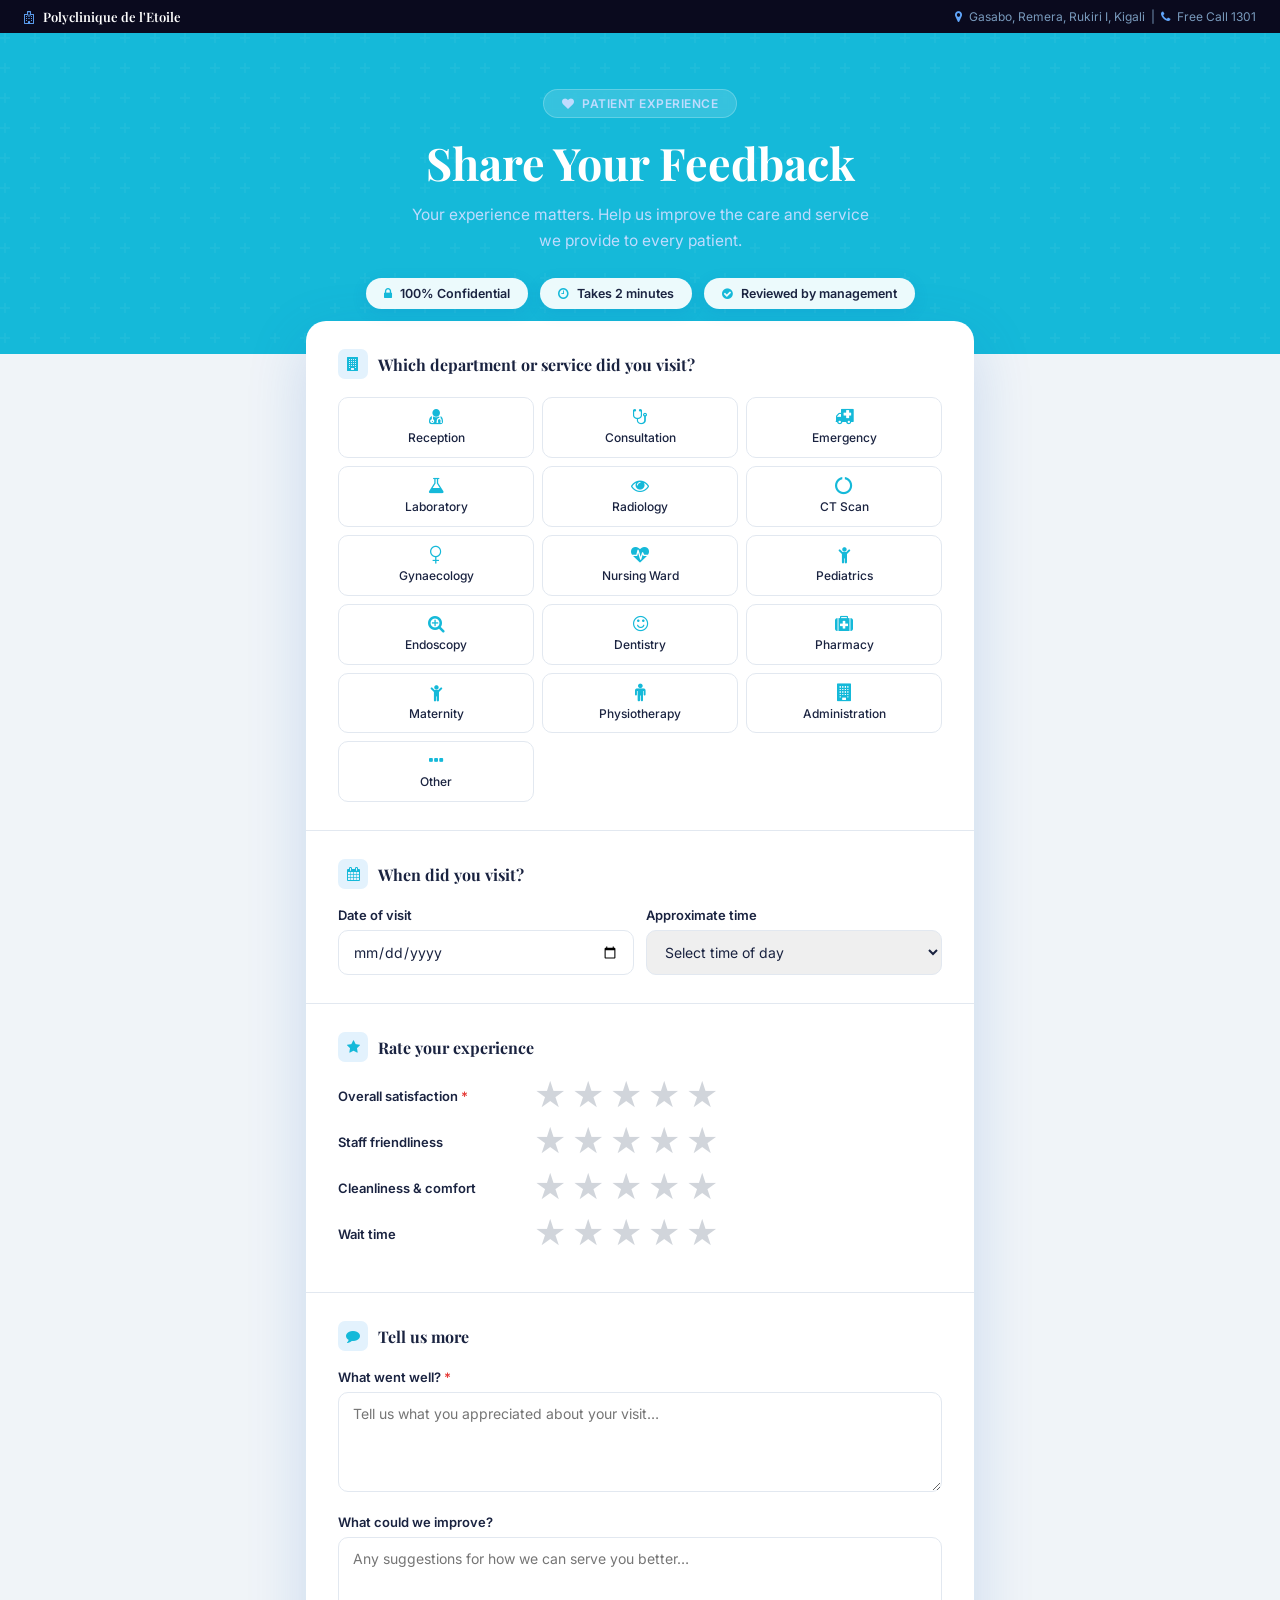
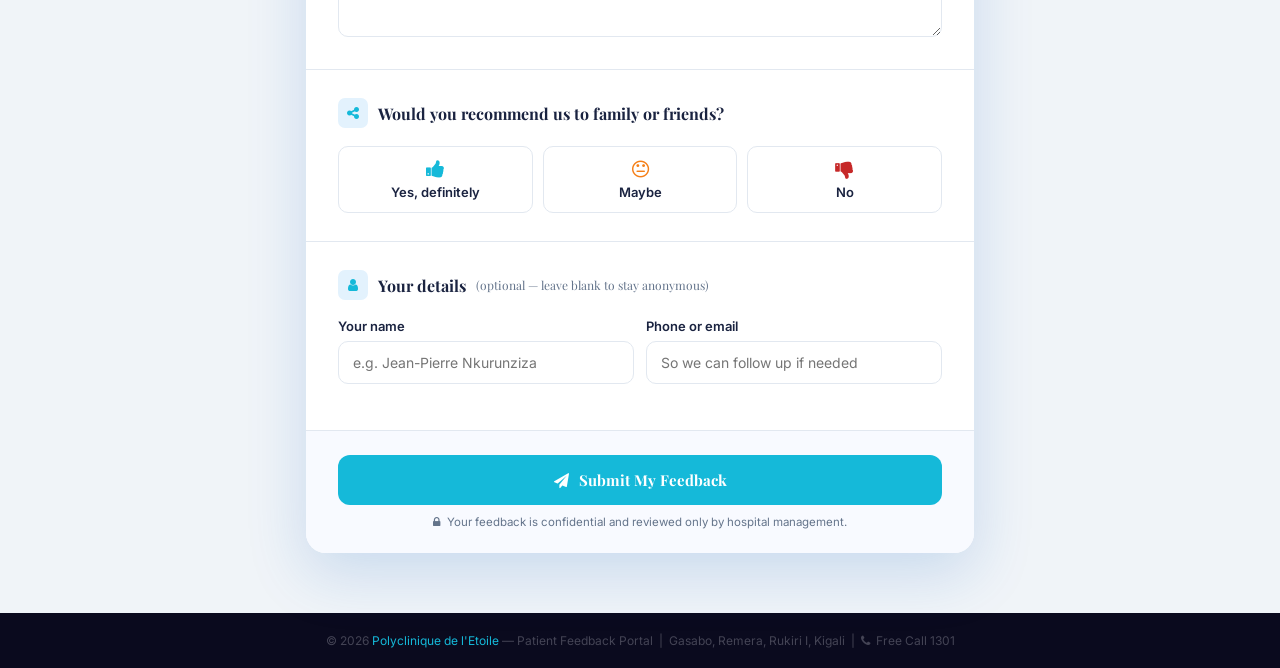
<file: patient-feedback.html>
<!DOCTYPE html>
<html lang="en">
<head>
    <meta charset="UTF-8">
    <meta name="viewport" content="width=device-width, initial-scale=1.0">
    <title>Patient Feedback — Polyclinique de l'Etoile</title>
    <link rel="stylesheet" href="https://cdnjs.cloudflare.com/ajax/libs/font-awesome/4.7.0/css/font-awesome.min.css">
    <link href="https://fonts.googleapis.com/css2?family=Playfair+Display:wght@400;600;700&family=Inter:wght@300;400;500;600;700&display=swap" rel="stylesheet">
    <style>
        :root {
            --primary:      #15B9D9;
            --primary-dark: #0D47A1;
            --primary-light:#E3F2FD;
            --accent:       #1976D2;
            --gold:         #F9A825;
            --surface:      #F0F4F8;
            --card:         #ffffff;
            --text:         #1a2340;
            --muted:        #64748b;
            --border:       #e2e8f0;
            --radius:       14px;
            --shadow:       0 4px 24px rgba(21,101,192,.10);
        }
        * { box-sizing: border-box; margin: 0; padding: 0; }
        body { font-family: 'Inter', sans-serif; background: var(--surface); color: var(--text); }

        /* ── TOPBAR ── */
        .topbar {
            background: #0a0a1e; color: #7899bb; font-size: 12px;
            display: flex; justify-content: space-between; align-items: center;
            padding: 8px 24px; flex-wrap: wrap; gap: 6px;
        }
        .topbar-brand { font-family: 'Playfair Display', serif; color: #fff; font-size: 13px; font-weight: 600; }

        /* ── HERO ── */
        .hero {
            background: #15B9D9;
            padding: 56px 24px 100px; text-align: center; position: relative; overflow: hidden;
        }
        .hero::before {
            content: ''; position: absolute; inset: 0; pointer-events: none;
            background: url("data:image/svg+xml,%3Csvg width='60' height='60' viewBox='0 0 60 60' xmlns='http://www.w3.org/2000/svg'%3E%3Cg fill='none' fill-rule='evenodd'%3E%3Cg fill='%23ffffff' fill-opacity='0.04'%3E%3Cpath d='M36 34v-4h-2v4h-4v2h4v4h2v-4h4v-2h-4zm0-30V0h-2v4h-4v2h4v4h2V6h4V4h-4zM6 34v-4H4v4H0v2h4v4h2v-4h4v-2H6zM6 4V0H4v4H0v2h4v4h2V6h4V4H6z'/%3E%3C/g%3E%3C/g%3E%3C/svg%3E");
        }
        .hero-badge {
            display: inline-flex; align-items: center; gap: 8px;
            background: rgba(255,255,255,.14); border: 1px solid rgba(255,255,255,.22);
            border-radius: 100px; padding: 6px 18px; font-size: 12px;
            color: #bfdbfe; letter-spacing: .5px; text-transform: uppercase;
            font-weight: 600; margin-bottom: 18px; backdrop-filter: blur(4px);
        }
        .hero h1 {
            font-family: 'Playfair Display', serif;
            font-size: clamp(1.8rem, 4vw, 2.8rem);
            color: #fff; font-weight: 700; margin-bottom: 12px; line-height: 1.2;
        }
        .hero p { color: #bfdbfe; font-size: 15.5px; max-width: 460px; margin: 0 auto; line-height: 1.7; }

        /* ── FORM CARD (floats over hero) ── */
        .form-wrap {
            max-width: 700px; margin: -56px auto 60px; padding: 0 16px;
            position: relative; z-index: 10;
        }
        .form-card {
            background: var(--card); border-radius: 20px;
            box-shadow: 0 20px 60px rgba(21,101,192,.18);
            overflow: hidden;
        }

        /* ── SECTION HEADERS INSIDE CARD ── */
        .form-section {
            padding: 28px 32px;
            border-bottom: 1px solid var(--border);
        }
        .form-section:last-of-type { border-bottom: none; }
        .section-title {
            font-family: 'Playfair Display', serif;
            font-size: 1rem; font-weight: 700; color: var(--text);
            margin-bottom: 18px; display: flex; align-items: center; gap: 10px;
        }
        .section-title i {
            width: 30px; height: 30px; border-radius: 7px;
            background: var(--primary-light); color: var(--primary);
            display: flex; align-items: center; justify-content: center; font-size: 14px;
            flex-shrink: 0;
        }

        /* ── DEPT GRID ── */
        .dept-grid { display: grid; grid-template-columns: repeat(3, 1fr); gap: 8px; }
        @media(max-width:480px){ .dept-grid { grid-template-columns: repeat(2,1fr); } }
        .dept-btn {
            border: 1.5px solid var(--border); border-radius: 10px;
            padding: 10px 8px; font-size: 12px; font-weight: 500;
            color: var(--text); background: #fff; cursor: pointer;
            transition: all .18s; text-align: center; line-height: 1.4; font-family: 'Inter', sans-serif;
        }
        .dept-btn:hover    { border-color: var(--primary); background: var(--primary-light); }
        .dept-btn.selected { border-color: var(--primary); background: var(--primary-light); color: var(--primary); font-weight: 700; }
        .dept-btn i { display: block; font-size: 18px; margin-bottom: 4px; color: var(--primary); }

        /* ── STAR RATING ── */
        .star-group { display: flex; gap: 6px; flex-direction: row-reverse; justify-content: flex-end; }
        .star-group input { display: none; }
        .star-group label {
            font-size: 32px; color: #d1d5db; cursor: pointer;
            transition: color .15s; line-height: 1;
        }
        .star-group label:hover,
        .star-group label:hover ~ label,
        .star-group input:checked ~ label { color: var(--gold); }
        .star-row { display: flex; align-items: center; gap: 16px; margin-bottom: 14px; flex-wrap: wrap; }
        .star-label { font-size: 13px; font-weight: 600; color: var(--text); min-width: 180px; }

        /* ── WOULD RECOMMEND ── */
        .rec-row { display: flex; gap: 10px; flex-wrap: wrap; }
        .rec-btn {
            flex: 1; min-width: 100px; border: 1.5px solid var(--border); border-radius: 10px;
            padding: 12px 10px; font-size: 13px; font-weight: 600;
            color: var(--text); background: #fff; cursor: pointer;
            transition: all .18s; text-align: center; font-family: 'Inter', sans-serif;
        }
        .rec-btn i { display: block; font-size: 20px; margin-bottom: 5px; }
        .rec-btn:hover     { border-color: var(--primary); background: var(--primary-light); }
        .rec-btn.selected  { border-color: var(--primary); background: var(--primary-light); color: var(--primary); }

        /* ── FIELDS ── */
        .field-label { font-size: 13px; font-weight: 600; color: var(--text); margin-bottom: 7px; display: block; }
        .field-label .req { color: #e53935; }
        .field-input {
            width: 100%; border: 1.5px solid var(--border); border-radius: 10px;
            padding: 12px 14px; font-size: 14px; font-family: 'Inter', sans-serif;
            color: var(--text); outline: none; transition: border-color .2s, box-shadow .2s;
        }
        .field-input:focus { border-color: var(--primary); box-shadow: 0 0 0 3px rgba(21,101,192,.1); }
        textarea.field-input { resize: vertical; min-height: 100px; }
        .field-gap { margin-bottom: 18px; }

        /* ── VISIT DATE ── */
        .date-row { display: flex; gap: 12px; flex-wrap: wrap; }
        .date-row > div { flex: 1; min-width: 130px; }

        /* ── SUBMIT BUTTON ── */
        .submit-wrap { padding: 24px 32px; background: #f8faff; }
        .btn-submit {
            width: 100%; background: var(--primary); color: #fff;
            border: none; border-radius: 12px; padding: 15px;
            font-size: 15px; font-weight: 700; font-family: 'Playfair Display', serif;
            cursor: pointer; display: flex; align-items: center; justify-content: center; gap: 10px;
            transition: background .2s, transform .15s;
        }
        .btn-submit:hover { background: var(--primary-dark); transform: translateY(-1px); }
        .privacy-note { font-size: 11.5px; color: var(--muted); text-align: center; margin-top: 10px; }

        /* ── SUCCESS SCREEN ── */
        .success-screen {
            display: none; padding: 60px 32px; text-align: center;
        }
        .success-screen.active { display: block; }
        .success-ring {
            width: 86px; height: 86px; border-radius: 50%;
            background: #d4f4fb;
            display: flex; align-items: center; justify-content: center;
            margin: 0 auto 22px; font-size: 38px; color: var(--primary);
            animation: popIn .4s cubic-bezier(.68,-.55,.27,1.55);
        }
        @keyframes popIn { from { transform: scale(0); } to { transform: scale(1); } }
        .success-screen h3 { font-family: 'Playfair Display', serif; font-size: 1.5rem; color: var(--text); margin-bottom: 10px; }
        .success-screen p  { font-size: 14px; color: var(--muted); max-width: 360px; margin: 0 auto 24px; line-height: 1.8; }
        .btn-another {
            background: none; border: 1.5px solid var(--primary); color: var(--primary);
            border-radius: 10px; padding: 11px 28px; font-size: 14px; font-weight: 600;
            cursor: pointer; font-family: 'Inter', sans-serif; transition: all .2s;
        }
        .btn-another:hover { background: var(--primary); color: #fff; }

        /* ── FOOTER ── */
        .page-footer {
            background: #0a0a1e; color: #445; text-align: center;
            padding: 20px; font-size: 12px;
        }
        .page-footer a { color: #15B9D9; text-decoration: none; }

        /* ── QUICK STATS (below hero) ── */
        .stats-bar {
            max-width: 700px; margin: 0 auto; padding: 0 16px;
            display: flex; gap: 12px; justify-content: center; flex-wrap: wrap;
            position: relative; z-index: 11; top: -76px; margin-bottom: -64px;
        }
        .stat-chip {
            background: rgba(255,255,255,.92); backdrop-filter: blur(8px);
            border-radius: 50px; padding: 8px 18px; font-size: 12.5px; font-weight: 600;
            color: var(--text); display: flex; align-items: center; gap: 8px;
            box-shadow: 0 4px 16px rgba(21,101,192,.12);
        }
        .stat-chip i { color: var(--primary); }

        @media(max-width:600px){
            .form-section { padding: 22px 18px; }
            .submit-wrap  { padding: 20px 18px; }
        }
    </style>
</head>
<body>

<!-- TOPBAR -->
<div class="topbar">
    <span class="topbar-brand">
        <i class="fa fa-hospital-o" style="color:#60a5fa; margin-right:6px;"></i>
        Polyclinique de l'Etoile
    </span>
    <span>
        <i class="fa fa-map-marker" style="color:#60a5fa; margin-right:4px;"></i>
        Gasabo, Remera, Rukiri I, Kigali &nbsp;|&nbsp;
        <i class="fa fa-phone" style="color:#60a5fa; margin-right:4px;"></i>
        Free Call 1301
    </span>
</div>

<!-- HERO -->
<div class="hero">
    <div class="hero-badge"><i class="fa fa-heart"></i> Patient Experience</div>
    <h1>Share Your Feedback</h1>
    <p>Your experience matters. Help us improve the care and service we provide to every patient.</p>
</div>

<!-- QUICK CHIPS -->
<div class="stats-bar">
    <div class="stat-chip"><i class="fa fa-lock"></i> 100% Confidential</div>
    <div class="stat-chip"><i class="fa fa-clock-o"></i> Takes 2 minutes</div>
    <div class="stat-chip"><i class="fa fa-check-circle"></i> Reviewed by management</div>
</div>

<!-- MAIN FORM CARD -->
<div class="form-wrap">
<div class="form-card" id="formCard">

    <!-- Section 1: Department -->
    <div class="form-section">
        <div class="section-title">
            <i class="fa fa-building"></i>
            Which department or service did you visit?
        </div>
        <div class="dept-grid" id="deptGrid">
            <button type="button" class="dept-btn" onclick="selectDept(this,'Reception')"><i class="fa fa-user-md"></i>Reception</button>
            <button type="button" class="dept-btn" onclick="selectDept(this,'Consultation')"><i class="fa fa-stethoscope"></i>Consultation</button>
            <button type="button" class="dept-btn" onclick="selectDept(this,'Emergency')"><i class="fa fa-ambulance"></i>Emergency</button>
            <button type="button" class="dept-btn" onclick="selectDept(this,'Laboratory')"><i class="fa fa-flask"></i>Laboratory</button>
            <button type="button" class="dept-btn" onclick="selectDept(this,'Radiology')"><i class="fa fa-eye"></i>Radiology</button>
            <button type="button" class="dept-btn" onclick="selectDept(this,'CT Scan')"><i class="fa fa-circle-o-notch"></i>CT Scan</button>
            <button type="button" class="dept-btn" onclick="selectDept(this,'Gynaecology')"><i class="fa fa-venus"></i>Gynaecology</button>
            <button type="button" class="dept-btn" onclick="selectDept(this,'Nursing Ward')"><i class="fa fa-heartbeat"></i>Nursing Ward</button>
            <button type="button" class="dept-btn" onclick="selectDept(this,'Pediatrics')"><i class="fa fa-child"></i>Pediatrics</button>
            <button type="button" class="dept-btn" onclick="selectDept(this,'Endoscopy')"><i class="fa fa-search-plus"></i>Endoscopy</button>
            <button type="button" class="dept-btn" onclick="selectDept(this,'Dentistry')"><i class="fa fa-smile-o"></i>Dentistry</button>
            <button type="button" class="dept-btn" onclick="selectDept(this,'Pharmacy')"><i class="fa fa-medkit"></i>Pharmacy</button>
            <button type="button" class="dept-btn" onclick="selectDept(this,'Maternity')"><i class="fa fa-child"></i>Maternity</button>
            <button type="button" class="dept-btn" onclick="selectDept(this,'Physiotherapy')"><i class="fa fa-male"></i>Physiotherapy</button>
            <button type="button" class="dept-btn" onclick="selectDept(this,'Administration')"><i class="fa fa-building"></i>Administration</button>
            <button type="button" class="dept-btn" onclick="selectDept(this,'Other')"><i class="fa fa-ellipsis-h"></i>Other</button>
        </div>
        <div id="otherDeptWrap" style="display:none; margin-top:10px;">
            <input type="text" class="field-input" id="otherDeptInput" placeholder="Please specify the department or service…">
        </div>
    </div>

    <!-- Section 2: Date of visit -->
    <div class="form-section">
        <div class="section-title"><i class="fa fa-calendar"></i> When did you visit?</div>
        <div class="date-row">
            <div>
                <label class="field-label">Date of visit</label>
                <input type="date" class="field-input" id="visitDate" max="">
            </div>
            <div>
                <label class="field-label">Approximate time</label>
                <select class="field-input" id="visitTime">
                    <option value="">Select time of day</option>
                    <option>Morning (06:00 – 12:00)</option>
                    <option>Afternoon (12:00 – 17:00)</option>
                    <option>Evening (17:00 – 21:00)</option>
                    <option>Night (21:00 – 06:00)</option>
                </select>
            </div>
        </div>
    </div>

    <!-- Section 3: Ratings -->
    <div class="form-section">
        <div class="section-title"><i class="fa fa-star"></i> Rate your experience</div>

        <div class="star-row">
            <span class="star-label">Overall satisfaction <span style="color:#e53935;">*</span></span>
            <div class="star-group" id="stars-overall">
                <input type="radio" name="overall" id="o5" value="5"><label for="o5" title="Excellent">&#9733;</label>
                <input type="radio" name="overall" id="o4" value="4"><label for="o4" title="Good">&#9733;</label>
                <input type="radio" name="overall" id="o3" value="3"><label for="o3" title="Average">&#9733;</label>
                <input type="radio" name="overall" id="o2" value="2"><label for="o2" title="Poor">&#9733;</label>
                <input type="radio" name="overall" id="o1" value="1"><label for="o1" title="Very poor">&#9733;</label>
            </div>
            <span id="overallLabel" style="font-size:13px; color:var(--muted); min-width:70px;"></span>
        </div>

        <div class="star-row">
            <span class="star-label">Staff friendliness</span>
            <div class="star-group" id="stars-staff">
                <input type="radio" name="staff" id="s5" value="5"><label for="s5">&#9733;</label>
                <input type="radio" name="staff" id="s4" value="4"><label for="s4">&#9733;</label>
                <input type="radio" name="staff" id="s3" value="3"><label for="s3">&#9733;</label>
                <input type="radio" name="staff" id="s2" value="2"><label for="s2">&#9733;</label>
                <input type="radio" name="staff" id="s1" value="1"><label for="s1">&#9733;</label>
            </div>
        </div>

        <div class="star-row">
            <span class="star-label">Cleanliness &amp; comfort</span>
            <div class="star-group" id="stars-clean">
                <input type="radio" name="clean" id="c5" value="5"><label for="c5">&#9733;</label>
                <input type="radio" name="clean" id="c4" value="4"><label for="c4">&#9733;</label>
                <input type="radio" name="clean" id="c3" value="3"><label for="c3">&#9733;</label>
                <input type="radio" name="clean" id="c2" value="2"><label for="c2">&#9733;</label>
                <input type="radio" name="clean" id="c1" value="1"><label for="c1">&#9733;</label>
            </div>
        </div>

        <div class="star-row">
            <span class="star-label">Wait time</span>
            <div class="star-group" id="stars-wait">
                <input type="radio" name="wait" id="w5" value="5"><label for="w5">&#9733;</label>
                <input type="radio" name="wait" id="w4" value="4"><label for="w4">&#9733;</label>
                <input type="radio" name="wait" id="w3" value="3"><label for="w3">&#9733;</label>
                <input type="radio" name="wait" id="w2" value="2"><label for="w2">&#9733;</label>
                <input type="radio" name="wait" id="w1" value="1"><label for="w1">&#9733;</label>
            </div>
        </div>
    </div>

    <!-- Section 4: Comments -->
    <div class="form-section">
        <div class="section-title"><i class="fa fa-comment"></i> Tell us more</div>
        <div class="field-gap">
            <label class="field-label">What went well? <span class="req">*</span></label>
            <textarea class="field-input" id="wentWell" placeholder="Tell us what you appreciated about your visit…"></textarea>
        </div>
        <div>
            <label class="field-label">What could we improve?</label>
            <textarea class="field-input" id="improve" placeholder="Any suggestions for how we can serve you better…"></textarea>
        </div>
    </div>

    <!-- Section 5: Recommend -->
    <div class="form-section">
        <div class="section-title"><i class="fa fa-share-alt"></i> Would you recommend us to family or friends?</div>
        <div class="rec-row">
            <button type="button" class="rec-btn" onclick="selectRec(this,'Yes')">
                <i class="fa fa-thumbs-up" style="color:#15B9D9;"></i>Yes, definitely
            </button>
            <button type="button" class="rec-btn" onclick="selectRec(this,'Maybe')">
                <i class="fa fa-meh-o" style="color:#F57F17;"></i>Maybe
            </button>
            <button type="button" class="rec-btn" onclick="selectRec(this,'No')">
                <i class="fa fa-thumbs-down" style="color:#C62828;"></i>No
            </button>
        </div>
    </div>

    <!-- Section 6: Contact (optional) -->
    <div class="form-section">
        <div class="section-title"><i class="fa fa-user"></i> Your details <span style="font-size:12px; font-weight:400; color:var(--muted);">(optional — leave blank to stay anonymous)</span></div>
        <div class="date-row">
            <div class="field-gap">
                <label class="field-label">Your name</label>
                <input type="text" class="field-input" id="patientName" placeholder="e.g. Jean-Pierre Nkurunziza">
            </div>
            <div>
                <label class="field-label">Phone or email</label>
                <input type="text" class="field-input" id="patientContact" placeholder="So we can follow up if needed">
            </div>
        </div>
    </div>

    <!-- Submit -->
    <div class="submit-wrap">
        <button type="button" class="btn-submit" onclick="submitFeedback()">
            <i class="fa fa-paper-plane"></i> Submit My Feedback
        </button>
        <p class="privacy-note">
            <i class="fa fa-lock" style="margin-right:4px;"></i>
            Your feedback is confidential and reviewed only by hospital management.
        </p>
    </div>

</div><!-- /form-card -->

<!-- SUCCESS SCREEN (shown after submit) -->
<div class="form-card success-screen" id="successScreen">
    <div class="success-ring"><i class="fa fa-heart"></i></div>
    <h3>Thank You for Your Feedback!</h3>
    <p>We truly appreciate you taking the time to share your experience. Your feedback helps us deliver better care to every patient at Polyclinique de l'Etoile.</p>
    <button class="btn-another" onclick="resetForm()">
        <i class="fa fa-plus" style="margin-right:6px;"></i>Submit Another Response
    </button>
</div>

</div><!-- /form-wrap -->

<!-- FOOTER -->
<div class="page-footer">
    &copy; 2026 <a href="#">Polyclinique de l'Etoile</a> &mdash; Patient Feedback Portal
    &nbsp;|&nbsp; Gasabo, Remera, Rukiri I, Kigali &nbsp;|&nbsp;
    <i class="fa fa-phone" style="margin-right:3px;"></i> Free Call 1301
</div>

<script>
var selDept = '';
var selRec  = '';

// Set today as max date
document.getElementById('visitDate').max = new Date().toISOString().split('T')[0];

// Star label text
var starLabels = { '1':'Very poor', '2':'Poor', '3':'Average', '4':'Good', '5':'Excellent' };
document.querySelectorAll('input[name="overall"]').forEach(function(r) {
    r.addEventListener('change', function() {
        document.getElementById('overallLabel').textContent = starLabels[this.value] || '';
    });
});

function selectDept(el, val) {
    document.querySelectorAll('#deptGrid .dept-btn').forEach(function(b){ b.classList.remove('selected'); });
    el.classList.add('selected');
    var wrap = document.getElementById('otherDeptWrap');
    if (val === 'Other') {
        wrap.style.display = 'block';
        selDept = '';
    } else {
        wrap.style.display = 'none';
        selDept = val;
    }
}

function selectRec(el, val) {
    document.querySelectorAll('.rec-btn').forEach(function(b){ b.classList.remove('selected'); });
    el.classList.add('selected');
    selRec = val;
}

function submitFeedback() {
    // Validate required fields
    var overall = document.querySelector('input[name="overall"]:checked');
    var wentWell = document.getElementById('wentWell').value.trim();

    if (!overall) {
        alert('Please rate your overall satisfaction before submitting.');
        document.getElementById('stars-overall').scrollIntoView({ behavior:'smooth', block:'center' });
        return;
    }
    if (!wentWell) {
        alert('Please tell us at least one thing that went well during your visit.');
        document.getElementById('wentWell').focus();
        return;
    }

    // Get "Other" dept if applicable
    var dept = selDept;
    if (!dept) {
        var otherVal = document.getElementById('otherDeptInput').value.trim();
        dept = otherVal || 'Not specified';
    }

    var staffR = document.querySelector('input[name="staff"]:checked');
    var cleanR = document.querySelector('input[name="clean"]:checked');
    var waitR  = document.querySelector('input[name="wait"]:checked');

    var payload = {
        department:      dept,
        visit_date:      document.getElementById('visitDate').value,
        visit_time:      document.getElementById('visitTime').value,
        rating_overall:  overall.value,
        rating_staff:    staffR ? staffR.value : '',
        rating_clean:    cleanR ? cleanR.value : '',
        rating_wait:     waitR  ? waitR.value  : '',
        went_well:       wentWell,
        improve:         document.getElementById('improve').value.trim(),
        recommend:       selRec,
        patient_name:    document.getElementById('patientName').value.trim(),
        patient_contact: document.getElementById('patientContact').value.trim()
    };

    // Show success immediately
    document.getElementById('formCard').style.display = 'none';
    document.getElementById('successScreen').classList.add('active');
    window.scrollTo({ top: 0, behavior: 'smooth' });

    // Send to server in background
    var fd = new FormData();
    fd.append('action', 'submit_feedback');
    Object.keys(payload).forEach(function(k){ fd.append(k, payload[k]); });
    fetch('feedback-action.php', { method:'POST', body:fd }).catch(function(){});
}

function resetForm() {
    selDept = ''; selRec = '';
    document.getElementById('formCard').style.display = '';
    document.getElementById('successScreen').classList.remove('active');
    document.querySelectorAll('.dept-btn, .rec-btn').forEach(function(b){ b.classList.remove('selected'); });
    document.getElementById('otherDeptWrap').style.display = 'none';
    document.getElementById('otherDeptInput').value = '';
    document.getElementById('visitDate').value = '';
    document.getElementById('visitTime').value = '';
    document.querySelectorAll('input[type="radio"]').forEach(function(r){ r.checked = false; });
    document.getElementById('overallLabel').textContent = '';
    document.getElementById('wentWell').value = '';
    document.getElementById('improve').value = '';
    document.getElementById('patientName').value = '';
    document.getElementById('patientContact').value = '';
    window.scrollTo({ top: 0, behavior: 'smooth' });
}
</script>
</body>
</html>
</file>
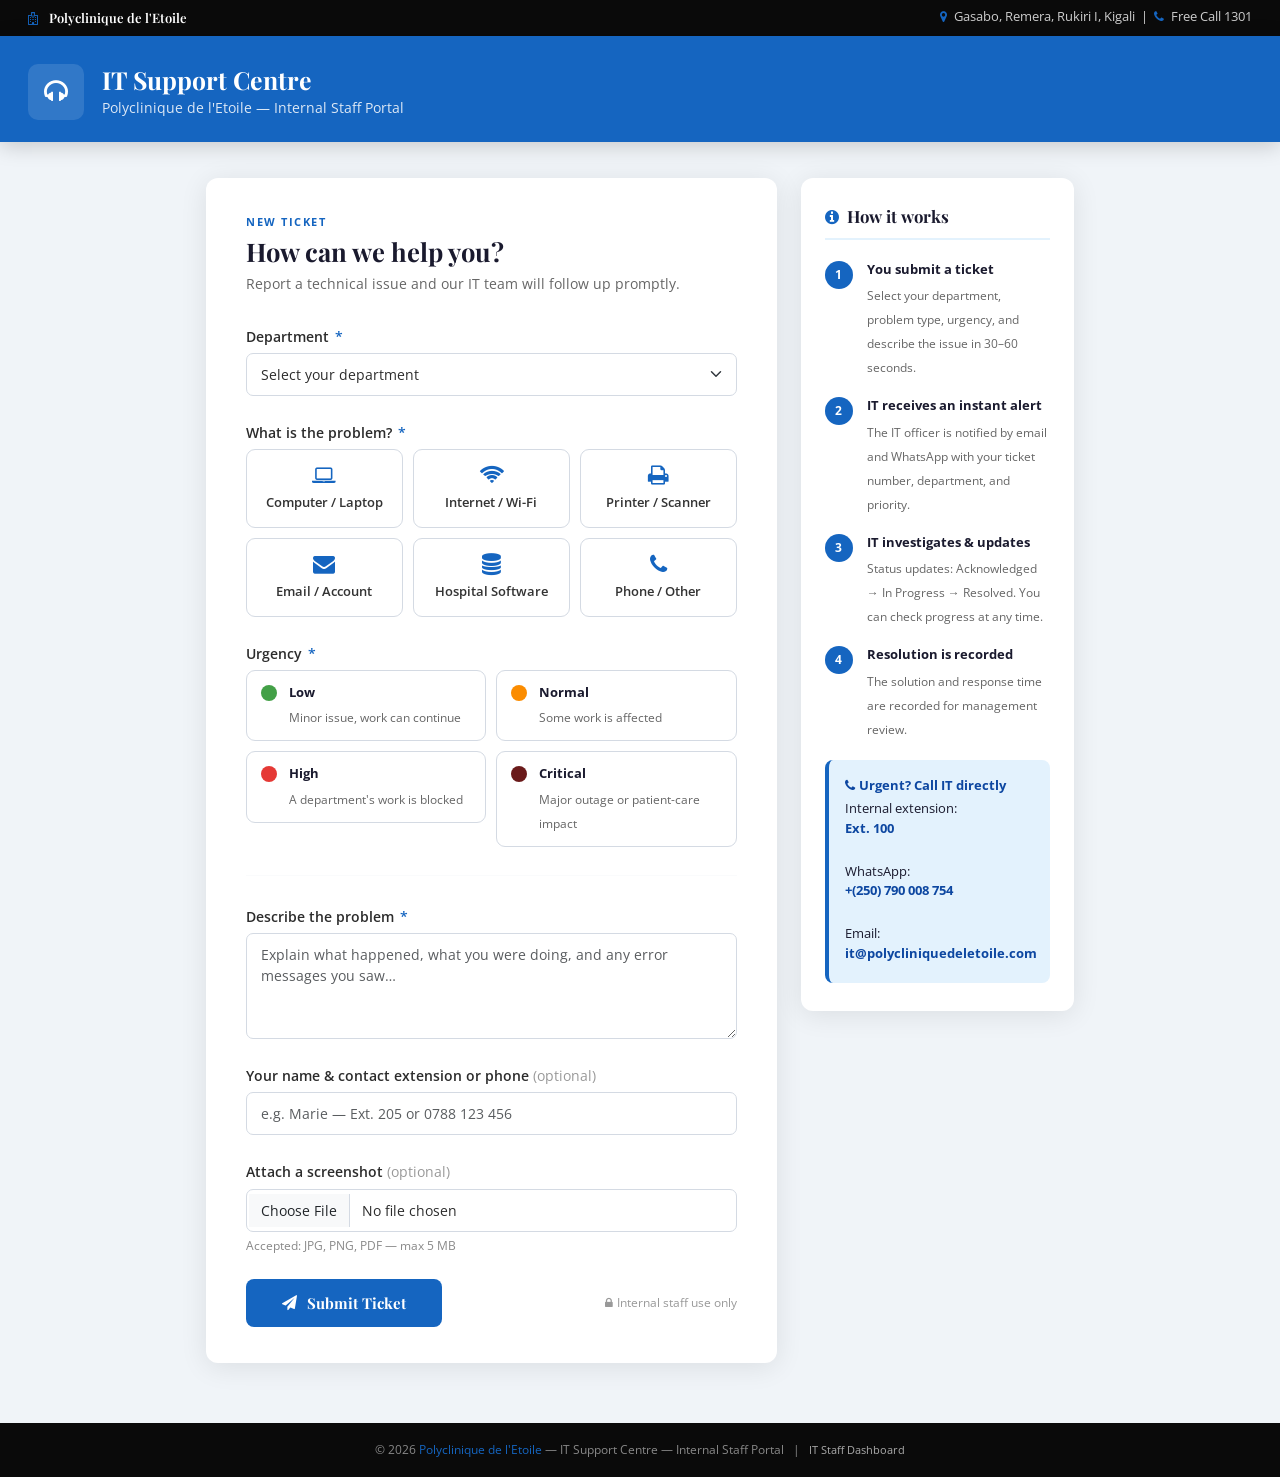
<file: support.html>
<!DOCTYPE html>
<html lang="en">
<head>
    <meta charset="UTF-8">
    <meta name="viewport" content="width=device-width, initial-scale=1.0">
    <title>IT Support Centre — Polyclinique de l'Etoile</title>
    <link rel="stylesheet" href="https://cdnjs.cloudflare.com/ajax/libs/bootstrap/5.3.2/css/bootstrap.min.css">
    <link rel="stylesheet" href="https://cdnjs.cloudflare.com/ajax/libs/font-awesome/4.7.0/css/font-awesome.min.css">
    <link href="https://fonts.googleapis.com/css2?family=Playfair+Display:wght@400;600;700&family=Open+Sans:wght@400;500;600;700&display=swap" rel="stylesheet">
    <style>
        :root {
            --primary: #1565C0;
            --primary-dark: #0D47A1;
            --primary-light: #E3F2FD;
            --primary-mid: #1976D2;
        }
        * { box-sizing: border-box; }
        body {
            font-family: 'Open Sans', sans-serif;
            background: #f0f4f8;
            min-height: 100vh;
            margin: 0;
        }

        /* ─── TOPBAR ─── */
        .topbar {
            background: #0a0a0a;
            color: #ccc;
            font-size: 12.5px;
            padding: 8px 28px;
            display: flex;
            justify-content: space-between;
            align-items: center;
        }
        .topbar a { color: #ccc; text-decoration: none; }
        .topbar .topbar-brand { font-family: 'Playfair Display', serif; color: #fff; font-size: 13px; font-weight: 600; }

        /* ─── HEADER ─── */
        .support-header {
            background: var(--primary);
            color: #fff;
            padding: 28px 28px 22px;
            display: flex;
            align-items: center;
            gap: 18px;
            box-shadow: 0 4px 20px rgba(0,0,0,0.18);
        }
        .support-header .logo-wrap {
            background: rgba(255,255,255,0.12);
            border-radius: 10px;
            width: 56px; height: 56px;
            display: flex; align-items: center; justify-content: center;
            flex-shrink: 0;
        }
        .support-header h1 {
            font-family: 'Playfair Display', serif;
            font-size: 1.55rem;
            font-weight: 700;
            margin: 0 0 3px;
        }
        .support-header p { margin: 0; opacity: 0.85; font-size: 13.5px; }

        /* ─── MAIN LAYOUT ─── */
        .page-wrap {
            max-width: 900px;
            margin: 36px auto 60px;
            padding: 0 16px;
        }

        /* ─── CARD ─── */
        .card-support {
            background: #fff;
            border-radius: 12px;
            box-shadow: 0 4px 28px rgba(0,0,0,0.09);
            padding: 36px 40px;
        }
        @media(max-width:600px){ .card-support { padding: 24px 18px; } }

        .section-label {
            font-size: 11px;
            font-weight: 700;
            letter-spacing: 1.5px;
            text-transform: uppercase;
            color: var(--primary);
            margin-bottom: 6px;
        }
        .card-support h2 {
            font-family: 'Playfair Display', serif;
            font-size: 1.6rem;
            font-weight: 700;
            color: #1a1a2e;
            margin: 0 0 6px;
        }
        .card-support .subtitle {
            color: #666;
            font-size: 14px;
            margin: 0 0 30px;
        }

        /* ─── FORM ELEMENTS ─── */
        label.form-label {
            font-weight: 600;
            font-size: 13.5px;
            color: #2c2c2c;
            margin-bottom: 6px;
        }
        label.form-label .req { color: var(--primary); margin-left: 2px; }
        .form-control, .form-select {
            border: 1.5px solid #d4dae3;
            border-radius: 7px;
            font-size: 14px;
            padding: 10px 14px;
            color: #2c2c2c;
            transition: border-color 0.2s, box-shadow 0.2s;
        }
        .form-control:focus, .form-select:focus {
            border-color: var(--primary);
            box-shadow: 0 0 0 3px rgba(21,101,192,0.12);
            outline: none;
        }
        textarea.form-control { resize: vertical; min-height: 100px; }

        /* ─── URGENCY BUTTONS ─── */
        .urgency-grid {
            display: grid;
            grid-template-columns: 1fr 1fr;
            gap: 10px;
        }
        @media(max-width:520px){ .urgency-grid { grid-template-columns: 1fr; } }
        .urgency-option { display: none; }
        .urgency-label {
            display: flex;
            align-items: flex-start;
            gap: 12px;
            border: 1.5px solid #d4dae3;
            border-radius: 9px;
            padding: 12px 14px;
            cursor: pointer;
            transition: border-color 0.2s, background 0.2s, box-shadow 0.2s;
            background: #fff;
        }
        .urgency-label:hover { border-color: var(--primary); background: var(--primary-light); }
        .urgency-option:checked + .urgency-label {
            border-color: var(--primary);
            background: var(--primary-light);
            box-shadow: 0 0 0 3px rgba(21,101,192,0.1);
        }
        .urgency-dot {
            width: 16px; height: 16px;
            border-radius: 50%;
            flex-shrink: 0;
            margin-top: 2px;
        }
        .dot-low    { background: #43a047; }
        .dot-normal { background: #fb8c00; }
        .dot-high   { background: #e53935; }
        .dot-critical { background: #6a1a1a; }
        .urgency-text strong { font-size: 13px; color: #1a1a2e; display: block; margin-bottom: 2px; }
        .urgency-text span { font-size: 12px; color: #666; }

        /* ─── PROBLEM CATEGORIES ─── */
        .category-grid {
            display: grid;
            grid-template-columns: repeat(3, 1fr);
            gap: 10px;
        }
        @media(max-width:520px){ .category-grid { grid-template-columns: repeat(2, 1fr); } }
        .cat-option { display: none; }
        .cat-label {
            display: flex;
            flex-direction: column;
            align-items: center;
            justify-content: center;
            text-align: center;
            gap: 8px;
            border: 1.5px solid #d4dae3;
            border-radius: 9px;
            padding: 14px 10px;
            cursor: pointer;
            transition: border-color 0.2s, background 0.2s, box-shadow 0.2s;
            font-size: 12.5px;
            font-weight: 600;
            color: #333;
            background: #fff;
        }
        .cat-label i { font-size: 22px; color: var(--primary); }
        .cat-label:hover { border-color: var(--primary); background: var(--primary-light); }
        .cat-option:checked + .cat-label {
            border-color: var(--primary);
            background: var(--primary-light);
            box-shadow: 0 0 0 3px rgba(21,101,192,0.1);
            color: var(--primary-dark);
        }
        .cat-option:checked + .cat-label i { color: var(--primary-dark); }

        /* ─── SUBMIT BUTTON ─── */
        .btn-submit {
            background: var(--primary);
            color: #fff;
            border: none;
            border-radius: 8px;
            padding: 13px 36px;
            font-size: 15px;
            font-weight: 700;
            font-family: 'Playfair Display', serif;
            cursor: pointer;
            transition: background 0.2s, transform 0.1s;
            display: flex;
            align-items: center;
            gap: 10px;
        }
        .btn-submit:hover { background: var(--primary-dark); transform: translateY(-1px); }
        .btn-submit:active { transform: translateY(0); }

        /* ─── DIVIDER ─── */
        .form-divider {
            border: none;
            border-top: 1px solid #eaeef4;
            margin: 28px 0;
        }

        /* ─── SUCCESS STATE ─── */
        #successPanel {
            display: none;
            text-align: center;
            padding: 40px 20px;
        }
        #successPanel .check-circle {
            width: 72px; height: 72px;
            background: var(--primary-light);
            border-radius: 50%;
            display: flex; align-items: center; justify-content: center;
            margin: 0 auto 20px;
        }
        #successPanel .check-circle i { font-size: 34px; color: var(--primary); }
        #successPanel h3 { font-family: 'Playfair Display', serif; font-size: 1.5rem; color: #1a1a2e; margin: 0 0 10px; }
        #successPanel p { color: #666; font-size: 14px; max-width: 420px; margin: 0 auto 22px; }
        #successPanel .ticket-badge {
            display: inline-block;
            background: var(--primary);
            color: #fff;
            border-radius: 6px;
            padding: 8px 22px;
            font-size: 18px;
            font-weight: 700;
            font-family: 'Playfair Display', serif;
            letter-spacing: 1px;
            margin-bottom: 24px;
        }

        /* ─── HOW IT WORKS SIDEBAR ─── */
        .steps-card {
            background: #fff;
            border-radius: 12px;
            box-shadow: 0 4px 28px rgba(0,0,0,0.09);
            padding: 28px 24px;
        }
        .steps-card h5 {
            font-family: 'Playfair Display', serif;
            font-size: 1.05rem;
            font-weight: 700;
            color: #1a1a2e;
            margin: 0 0 20px;
            padding-bottom: 12px;
            border-bottom: 2px solid var(--primary-light);
        }
        .step-item {
            display: flex;
            gap: 14px;
            margin-bottom: 18px;
        }
        .step-num {
            width: 28px; height: 28px;
            background: var(--primary);
            color: #fff;
            border-radius: 50%;
            display: flex; align-items: center; justify-content: center;
            font-size: 12px;
            font-weight: 700;
            flex-shrink: 0;
            margin-top: 1px;
        }
        .step-text strong { display: block; font-size: 13px; color: #1a1a2e; margin-bottom: 3px; }
        .step-text span { font-size: 12px; color: #666; line-height: 1.6; }

        .contact-box {
            background: var(--primary-light);
            border-radius: 8px;
            padding: 16px;
            margin-top: 20px;
            border-left: 4px solid var(--primary);
        }
        .contact-box p { margin: 0; font-size: 13px; color: #1a1a2e; }
        .contact-box strong { display: block; margin-bottom: 4px; color: var(--primary-dark); font-size: 13px; }

        /* ─── FOOTER ─── */
        .support-footer {
            background: #0a0a0a;
            color: #888;
            text-align: center;
            padding: 18px;
            font-size: 12px;
        }
        .support-footer a { color: var(--primary); text-decoration: none; }
    </style>
</head>
<body>

<!-- Topbar -->
<div class="topbar">
    <span class="topbar-brand">
        <i class="fa fa-hospital-o me-2" style="color:var(--primary);"></i>
        Polyclinique de l'Etoile
    </span>
    <span>
        <i class="fa fa-map-marker me-1" style="color:var(--primary);"></i>
        Gasabo, Remera, Rukiri I, Kigali &nbsp;|&nbsp;
        <i class="fa fa-phone me-1" style="color:var(--primary);"></i>
        Free Call 1301
    </span>
</div>

<!-- Header -->
<div class="support-header">
    <div class="logo-wrap">
        <i class="fa fa-headphones" style="font-size:26px; color:#fff;"></i>
    </div>
    <div>
        <h1>IT Support Centre</h1>
        <p>Polyclinique de l'Etoile &mdash; Internal Staff Portal</p>
    </div>
</div>

<!-- Page Body -->
<div class="page-wrap">
    <div class="row g-4">

        <!-- Form Column -->
        <div class="col-lg-8">
            <div class="card-support">

                <!-- Form state -->
                <div id="formPanel">
                    <div class="section-label">New Ticket</div>
                    <h2>How can we help you?</h2>
                    <p class="subtitle">Report a technical issue and our IT team will follow up promptly.</p>

                    <form id="supportForm" novalidate>

                        <!-- Department -->
                        <div class="mb-4">
                            <label class="form-label" for="dept">Department <span class="req">*</span></label>
                            <select class="form-select" id="dept" required>
                                <option value="" disabled selected>Select your department</option>
                                <option>Reception</option>
                                <option>Consultation</option>
                                <option>Laboratory</option>
                                <option>Pharmacy</option>
                                <option>Radiology / Imaging</option>
                                <option>Nursing</option>
                                <option>Inpatient Ward</option>
                                <option>Paediatrics</option>
                                <option>Gynaecology</option>
                                <option>Endoscopy</option>
                                <option>Minor Surgery</option>
                                <option>Administration / Finance</option>
                                <option>IT Department</option>
                                <option>Management</option>
                                <option>Other</option>
                            </select>
                        </div>

                        <!-- Problem Category -->
                        <div class="mb-4">
                            <label class="form-label">What is the problem? <span class="req">*</span></label>
                            <div class="category-grid" id="catGrid">
                                <div>
                                    <input type="radio" name="category" id="cat1" value="Computer / Laptop" class="cat-option" required>
                                    <label class="cat-label" for="cat1">
                                        <i class="fa fa-laptop"></i>
                                        Computer / Laptop
                                    </label>
                                </div>
                                <div>
                                    <input type="radio" name="category" id="cat2" value="Internet / Wi-Fi" class="cat-option">
                                    <label class="cat-label" for="cat2">
                                        <i class="fa fa-wifi"></i>
                                        Internet / Wi-Fi
                                    </label>
                                </div>
                                <div>
                                    <input type="radio" name="category" id="cat3" value="Printer / Scanner" class="cat-option">
                                    <label class="cat-label" for="cat3">
                                        <i class="fa fa-print"></i>
                                        Printer / Scanner
                                    </label>
                                </div>
                                <div>
                                    <input type="radio" name="category" id="cat4" value="Email / Account" class="cat-option">
                                    <label class="cat-label" for="cat4">
                                        <i class="fa fa-envelope"></i>
                                        Email / Account
                                    </label>
                                </div>
                                <div>
                                    <input type="radio" name="category" id="cat5" value="Hospital Software" class="cat-option">
                                    <label class="cat-label" for="cat5">
                                        <i class="fa fa-database"></i>
                                        Hospital Software
                                    </label>
                                </div>
                                <div>
                                    <input type="radio" name="category" id="cat6" value="Phone / Other" class="cat-option">
                                    <label class="cat-label" for="cat6">
                                        <i class="fa fa-phone"></i>
                                        Phone / Other
                                    </label>
                                </div>
                            </div>
                            <div id="catError" style="color:#e53935; font-size:12.5px; margin-top:6px; display:none;">
                                <i class="fa fa-exclamation-circle me-1"></i>Please select a problem category.
                            </div>
                        </div>

                        <!-- Urgency -->
                        <div class="mb-4">
                            <label class="form-label">Urgency <span class="req">*</span></label>
                            <div class="urgency-grid">
                                <div>
                                    <input type="radio" name="urgency" id="urg1" value="Low" class="urgency-option" required>
                                    <label class="urgency-label" for="urg1">
                                        <span class="urgency-dot dot-low"></span>
                                        <span class="urgency-text">
                                            <strong>Low</strong>
                                            <span>Minor issue, work can continue</span>
                                        </span>
                                    </label>
                                </div>
                                <div>
                                    <input type="radio" name="urgency" id="urg2" value="Normal" class="urgency-option">
                                    <label class="urgency-label" for="urg2">
                                        <span class="urgency-dot dot-normal"></span>
                                        <span class="urgency-text">
                                            <strong>Normal</strong>
                                            <span>Some work is affected</span>
                                        </span>
                                    </label>
                                </div>
                                <div>
                                    <input type="radio" name="urgency" id="urg3" value="High" class="urgency-option">
                                    <label class="urgency-label" for="urg3">
                                        <span class="urgency-dot dot-high"></span>
                                        <span class="urgency-text">
                                            <strong>High</strong>
                                            <span>A department's work is blocked</span>
                                        </span>
                                    </label>
                                </div>
                                <div>
                                    <input type="radio" name="urgency" id="urg4" value="Critical" class="urgency-option">
                                    <label class="urgency-label" for="urg4">
                                        <span class="urgency-dot dot-critical"></span>
                                        <span class="urgency-text">
                                            <strong>Critical</strong>
                                            <span>Major outage or patient-care impact</span>
                                        </span>
                                    </label>
                                </div>
                            </div>
                            <div id="urgError" style="color:#e53935; font-size:12.5px; margin-top:6px; display:none;">
                                <i class="fa fa-exclamation-circle me-1"></i>Please select an urgency level.
                            </div>
                        </div>

                        <hr class="form-divider">

                        <!-- Description -->
                        <div class="mb-4">
                            <label class="form-label" for="desc">Describe the problem <span class="req">*</span></label>
                            <textarea class="form-control" id="desc" rows="4" placeholder="Explain what happened, what you were doing, and any error messages you saw…" required></textarea>
                        </div>

                        <!-- Contact extension -->
                        <div class="mb-4">
                            <label class="form-label" for="ext">Your name &amp; contact extension or phone <span style="color:#999; font-weight:400;">(optional)</span></label>
                            <input type="text" class="form-control" id="ext" placeholder="e.g. Marie — Ext. 205 or 0788 123 456">
                        </div>

                        <!-- Screenshot -->
                        <div class="mb-4">
                            <label class="form-label" for="screenshot">Attach a screenshot <span style="color:#999; font-weight:400;">(optional)</span></label>
                            <input type="file" class="form-control" id="screenshot" accept="image/*,.pdf">
                            <div style="font-size:12px; color:#888; margin-top:5px;">Accepted: JPG, PNG, PDF — max 5 MB</div>
                        </div>

                        <div id="formError" style="background:#fff3f3; border:1px solid #e53935; border-radius:7px; padding:10px 14px; font-size:13px; color:#c62828; margin-bottom:18px; display:none;">
                            <i class="fa fa-exclamation-triangle me-2"></i>Please fill in all required fields before submitting.
                        </div>

                        <div class="d-flex justify-content-between align-items-center flex-wrap gap-3">
                            <button type="submit" class="btn-submit">
                                <i class="fa fa-paper-plane"></i>
                                Submit Ticket
                            </button>
                            <span style="font-size:12px; color:#999;">
                                <i class="fa fa-lock me-1"></i>Internal staff use only
                            </span>
                        </div>
                    </form>
                </div>

                <!-- Success state -->
                <div id="successPanel">
                    <div class="check-circle">
                        <i class="fa fa-check"></i>
                    </div>
                    <h3>Ticket Submitted Successfully</h3>
                    <p>Your IT issue has been logged. The IT team has been notified and will follow up shortly.</p>
                    <div class="ticket-badge" id="ticketNumber">IT-0000</div>
                    <br>
                    <p style="font-size:13px; color:#888;">Keep this ticket number for reference.</p>
                    <button onclick="resetForm()" style="background:none; border:1.5px solid var(--primary); color:var(--primary); border-radius:7px; padding:10px 24px; font-weight:600; cursor:pointer; font-size:14px; margin-top:8px;">
                        <i class="fa fa-plus me-1"></i> Report Another Issue
                    </button>
                </div>

            </div>
        </div>

        <!-- Sidebar -->
        <div class="col-lg-4">
            <div class="steps-card">
                <h5><i class="fa fa-info-circle me-2" style="color:var(--primary);"></i>How it works</h5>

                <div class="step-item">
                    <div class="step-num">1</div>
                    <div class="step-text">
                        <strong>You submit a ticket</strong>
                        <span>Select your department, problem type, urgency, and describe the issue in 30–60 seconds.</span>
                    </div>
                </div>
                <div class="step-item">
                    <div class="step-num">2</div>
                    <div class="step-text">
                        <strong>IT receives an instant alert</strong>
                        <span>The IT officer is notified by email and WhatsApp with your ticket number, department, and priority.</span>
                    </div>
                </div>
                <div class="step-item">
                    <div class="step-num">3</div>
                    <div class="step-text">
                        <strong>IT investigates &amp; updates</strong>
                        <span>Status updates: Acknowledged → In Progress → Resolved. You can check progress at any time.</span>
                    </div>
                </div>
                <div class="step-item" style="margin-bottom:0;">
                    <div class="step-num">4</div>
                    <div class="step-text">
                        <strong>Resolution is recorded</strong>
                        <span>The solution and response time are recorded for management review.</span>
                    </div>
                </div>

                <div class="contact-box">
                    <strong><i class="fa fa-phone me-1"></i>Urgent? Call IT directly</strong>
                    <p>Internal extension: <strong>Ext. 100</strong><br>
                    WhatsApp: <strong>+(250) 790 008 754</strong><br>
                    Email: <strong>it@polycliniquedeletoile.com</strong></p>
                </div>
            </div>
        </div>

    </div>
</div>

<!-- Footer -->
<div class="support-footer">
    &copy; 2026 <a href="https://www.polycliniquedeletoile.com">Polyclinique de l'Etoile</a> &mdash; IT Support Centre &mdash; Internal Staff Portal
    &nbsp;&nbsp;|&nbsp;&nbsp;
    <a href="it-dashboard.html" style="color:#aaa; font-size:11px;">IT Staff Dashboard</a>
</div>

<script>
var STORAGE_KEY = 'pce_it_tickets';

function loadTickets() {
    try { return JSON.parse(localStorage.getItem(STORAGE_KEY) || '[]'); }
    catch(e) { return []; }
}
function saveTicket(ticket) {
    var tickets = loadTickets();
    tickets.unshift(ticket);
    localStorage.setItem(STORAGE_KEY, JSON.stringify(tickets));
}
function genId() {
    var tickets = loadTickets();
    var nums = tickets.map(function(t){ return parseInt((t.id||'IT-1000').replace('IT-',''))||1000; });
    var next = nums.length ? Math.max.apply(null, nums) + 1 : 1001;
    return 'IT-' + next;
}

document.getElementById('supportForm').addEventListener('submit', function(e) {
    e.preventDefault();

    var dept = document.getElementById('dept').value;
    var cat  = document.querySelector('input[name="category"]:checked');
    var urg  = document.querySelector('input[name="urgency"]:checked');
    var desc = document.getElementById('desc').value.trim();
    var ext  = document.getElementById('ext').value.trim();
    var valid = true;

    document.getElementById('catError').style.display = cat  ? 'none' : 'block';
    document.getElementById('urgError').style.display = urg  ? 'none' : 'block';
    if (!cat) valid = false;
    if (!urg) valid = false;

    if (!dept || !desc) {
        document.getElementById('formError').style.display = 'block';
        valid = false;
    } else {
        document.getElementById('formError').style.display = 'none';
    }

    if (!valid) return;

    var id = genId();

    var ticket = {
        id:          id,
        submitted:   new Date().toISOString(),
        department:  dept,
        category:    cat.value,
        urgency:     urg.value,
        description: desc,
        contact:     ext,
        status:      'New',
        notes:       ''
    };

    saveTicket(ticket);

    document.getElementById('ticketNumber').textContent = id;
    document.getElementById('formPanel').style.display = 'none';
    document.getElementById('successPanel').style.display = 'block';
});

function resetForm() {
    document.getElementById('supportForm').reset();
    document.querySelectorAll('.cat-option, .urgency-option').forEach(function(r) { r.checked = false; });
    document.getElementById('catError').style.display = 'none';
    document.getElementById('urgError').style.display = 'none';
    document.getElementById('formError').style.display = 'none';
    document.getElementById('formPanel').style.display = 'block';
    document.getElementById('successPanel').style.display = 'none';
}
</script>
</body>
</html>
</file>
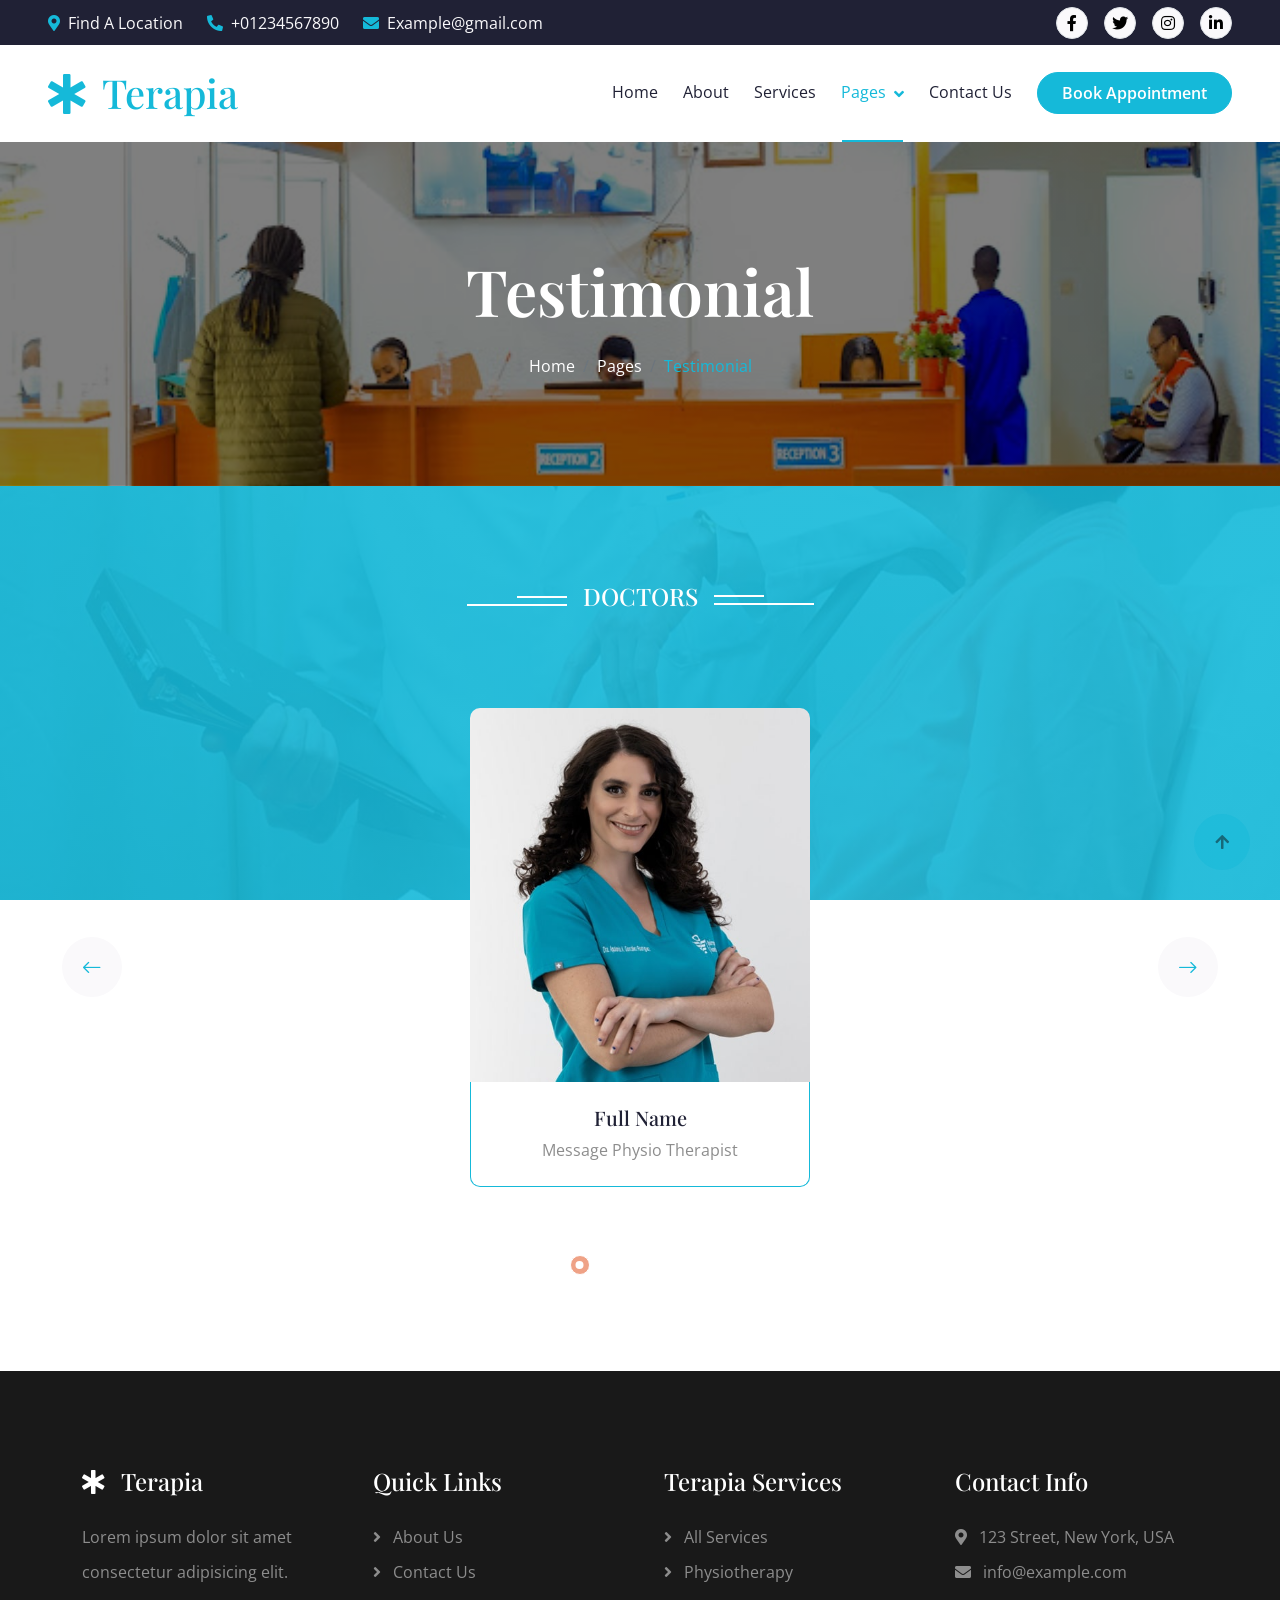
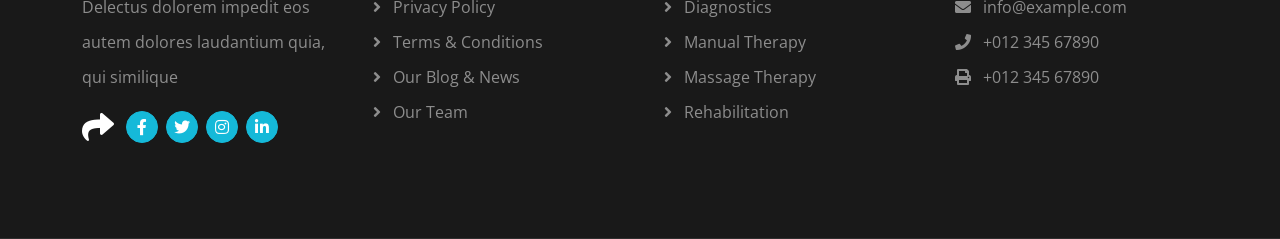
<file: testimonial.html>
﻿<!DOCTYPE html>
<html lang="en">

    <head>
        <meta charset="utf-8">
        <title>Terapia - Physical Therapy Website Template</title>
        <meta content="width=device-width, initial-scale=1.0" name="viewport">
        <meta content="" name="keywords">
        <meta content="" name="description">

        <!-- Google Web Fonts -->
        <link rel="preconnect" href="https://fonts.googleapis.com">
        <link rel="preconnect" href="https://fonts.gstatic.com" crossorigin>
        <link href="https://fonts.googleapis.com/css2?family=Open+Sans:wght@400;500;600&family=Playfair+Display:wght@400;500;600&display=swap" rel="stylesheet"> 

        <!-- Icon Font Stylesheet -->
        <link rel="stylesheet" href="https://use.fontawesome.com/releases/v5.15.4/css/all.css"/>
        <link href="https://cdn.jsdelivr.net/npm/bootstrap-icons@1.4.1/font/bootstrap-icons.css" rel="stylesheet">

        <!-- Libraries Stylesheet -->
        <link href="lib/animate/animate.min.css" rel="stylesheet">
        <link href="lib/owlcarousel/assets/owl.carousel.min.css" rel="stylesheet">


        <!-- Customized Bootstrap Stylesheet -->
        <link href="css/bootstrap.min.css" rel="stylesheet">

        <!-- Template Stylesheet -->
        <link href="css/style.css" rel="stylesheet">
    </head>

    <body>

        <!-- Spinner Start -->
        <div id="spinner" class="show bg-white position-fixed translate-middle w-100 vh-100 top-50 start-50 d-flex align-items-center justify-content-center">
            <div class="spinner-border text-primary" style="width: 3rem; height: 3rem;" role="status">
                <span class="sr-only">Loading...</span>
            </div>
        </div>
        <!-- Spinner End -->


        <!-- Topbar Start -->
        <div class="container-fluid bg-dark px-5 d-none d-lg-block">
            <div class="row gx-0 align-items-center" style="height: 45px;">
                <div class="col-lg-8 text-center text-lg-start mb-lg-0">
                    <div class="d-flex flex-wrap">
                        <a href="#" class="text-light me-4"><i class="fas fa-map-marker-alt text-primary me-2"></i>Find A Location</a>
                        <a href="#" class="text-light me-4"><i class="fas fa-phone-alt text-primary me-2"></i>+01234567890</a>
                        <a href="#" class="text-light me-0"><i class="fas fa-envelope text-primary me-2"></i>Example@gmail.com</a>
                    </div>
                </div>
                <div class="col-lg-4 text-center text-lg-end">
                    <div class="d-flex align-items-center justify-content-end">
                        <a href="#" class="btn btn-light btn-square border rounded-circle nav-fill me-3"><i class="fab fa-facebook-f"></i></a>
                        <a href="#" class="btn btn-light btn-square border rounded-circle nav-fill me-3"><i class="fab fa-twitter"></i></a>
                        <a href="#" class="btn btn-light btn-square border rounded-circle nav-fill me-3"><i class="fab fa-instagram"></i></a>
                        <a href="#" class="btn btn-light btn-square border rounded-circle nav-fill me-0"><i class="fab fa-linkedin-in"></i></a>
                    </div>
                </div>
            </div>
        </div>
        <!-- Topbar End -->


        <!-- Navbar & Hero Start -->
        <div class="container-fluid position-relative p-0">
            <nav class="navbar navbar-expand-lg navbar-light bg-white px-4 px-lg-5 py-3 py-lg-0">
                <a href="index.html" class="navbar-brand p-0">
                    <h1 class="text-primary m-0"><i class="fas fa-star-of-life me-3"></i>Terapia</h1>
                    <!-- <img src="img/logo.png" alt="Logo"> -->
                </a>
                <button class="navbar-toggler" type="button" data-bs-toggle="collapse" data-bs-target="#navbarCollapse">
                    <span class="fa fa-bars"></span>
                </button>
                <div class="collapse navbar-collapse" id="navbarCollapse">
                    <div class="navbar-nav ms-auto py-0">
                        <a href="index.html" class="nav-item nav-link">Home</a>
                        <a href="about.html" class="nav-item nav-link">About</a>
                        <a href="service.html" class="nav-item nav-link">Services</a>
                        <div class="nav-item dropdown">
                            <a href="#" class="nav-link dropdown-toggle active" data-bs-toggle="dropdown">Pages</a>
                            <div class="dropdown-menu m-0">
                                <a href="appointment.html" class="dropdown-item">Appointment</a>
                                <a href="feature.html" class="dropdown-item">Features</a>
                                <a href="blog.html" class="dropdown-item">Our Blog</a>
                                <a href="team.html" class="dropdown-item">Our Team</a>
                                <a href="testimonial.html" class="dropdown-item active">Testimonial</a>
                                <a href="404.html" class="dropdown-item">404 Page</a>
                            </div>
                        </div>
                        <a href="contact.html" class="nav-item nav-link">Contact Us</a>
                    </div>
                    <a href="#" class="btn btn-primary rounded-pill text-white py-2 px-4 flex-wrap flex-sm-shrink-0">Book Appointment</a>
                </div>
            </nav>
        </div>
        <!-- Navbar End -->


        <!-- Header Start -->
        <div class="container-fluid bg-breadcrumb">
            <div class="container text-center py-5" style="max-width: 900px;">
                <h3 class="text-white display-3 mb-4 wow fadeInDown" data-wow-delay="0.1s">Testimonial</h1>
                <ol class="breadcrumb justify-content-center mb-0 wow fadeInDown" data-wow-delay="0.3s">
                    <li class="breadcrumb-item"><a href="index.html">Home</a></li>
                    <li class="breadcrumb-item"><a href="#">Pages</a></li>
                    <li class="breadcrumb-item active text-primary">Testimonial</li>
                </ol>    
            </div>
        </div>
        <!-- Header End -->


        <!-- Testimonial Start -->
        <div class="container-fluid testimonial py-5 wow zoomInDown" data-wow-delay="0.1s">
            <div class="container py-5">
                <div class="section-title mb-5">
                    <div class="sub-style">
                        <h4 class="sub-title text-white px-3 mb-0">Doctors</h4>
                    </div>
                   
                </div>
                <div class="testimonial-carousel owl-carousel">
                    <div class="testimonial-item">
                        <div class="testimonial-inner p-5">
                            <div class="col-md-4">
                             <img src="img/team-1.jpg" class="img-fluid rounded-top w-100" alt="">
                             <div class="team-content text-center border border-primary border-top-0 rounded-bottom p-4">
                                <h5>Full Name</h5>
                                <p class="mb-0">Message Physio Therapist</p>
                            </div>
                            </div>
                            
                        </div>
                    </div>
                   
                    <div class="testimonial-item">
                        <div class="testimonial-inner p-5">
                            <div class="col-md-4">
                             <img src="img/team-1.jpg" class="img-fluid rounded-top w-100" alt="">
                             <div class="team-content text-center border border-primary border-top-0 rounded-bottom p-4">
                                <h5>Full Name</h5>
                                <p class="mb-0">Message Physio Therapist</p>
                            </div>
                            </div>
                            
                        </div>
                    </div>
                    <div class="testimonial-item">
                        <div class="testimonial-inner p-5">
                            <div class="col-md-4">
                             <img src="img/team-1.jpg" class="img-fluid rounded-top w-100" alt="">
                             <div class="team-content text-center border border-primary border-top-0 rounded-bottom p-4">
                                <h5>Full Name</h5>
                                <p class="mb-0">Message Physio Therapist</p>
                            </div>
                            </div>
                            
                        </div>
                    </div>
                    <div class="testimonial-item">
                        <div class="testimonial-inner p-5">
                            <div class="col-md-4">
                             <img src="img/team-1.jpg" class="img-fluid rounded-top w-100" alt="">
                             <div class="team-content text-center border border-primary border-top-0 rounded-bottom p-4">
                                <h5>Full Name</h5>
                                <p class="mb-0">Message Physio Therapist</p>
                            </div>
                            </div>
                            
                        </div>
                    </div>
                </div>
            </div>
        </div>
        <!-- Testimonial End -->


        <!-- Footer Start -->
        <div class="container-fluid footer py-5 wow fadeIn" data-wow-delay="0.2s">
            <div class="container py-5">
                <div class="row g-5">
                    <div class="col-md-6 col-lg-6 col-xl-3">
                        <div class="footer-item d-flex flex-column">
                            <h4 class="text-white mb-4"><i class="fas fa-star-of-life me-3"></i>Terapia</h4>
                            <p>Lorem ipsum dolor sit amet consectetur adipisicing elit. Delectus dolorem impedit eos autem dolores laudantium quia, qui similique
                            </p>
                            <div class="d-flex align-items-center">
                                <i class="fas fa-share fa-2x text-white me-2"></i>
                                <a class="btn-square btn btn-primary text-white rounded-circle mx-1" href=""><i class="fab fa-facebook-f"></i></a>
                                <a class="btn-square btn btn-primary text-white rounded-circle mx-1" href=""><i class="fab fa-twitter"></i></a>
                                <a class="btn-square btn btn-primary text-white rounded-circle mx-1" href=""><i class="fab fa-instagram"></i></a>
                                <a class="btn-square btn btn-primary text-white rounded-circle mx-1" href=""><i class="fab fa-linkedin-in"></i></a>
                            </div>
                        </div>
                    </div>
                    <div class="col-md-6 col-lg-6 col-xl-3">
                        <div class="footer-item d-flex flex-column">
                            <h4 class="mb-4 text-white">Quick Links</h4>
                            <a href=""><i class="fas fa-angle-right me-2"></i> About Us</a>
                            <a href=""><i class="fas fa-angle-right me-2"></i> Contact Us</a>
                            <a href=""><i class="fas fa-angle-right me-2"></i> Privacy Policy</a>
                            <a href=""><i class="fas fa-angle-right me-2"></i> Terms & Conditions</a>
                            <a href=""><i class="fas fa-angle-right me-2"></i> Our Blog & News</a>
                            <a href=""><i class="fas fa-angle-right me-2"></i> Our Team</a>
                        </div>
                    </div>
                    <div class="col-md-6 col-lg-6 col-xl-3">
                        <div class="footer-item d-flex flex-column">
                            <h4 class="mb-4 text-white">Terapia Services</h4>
                            <a href=""><i class="fas fa-angle-right me-2"></i> All Services</a>
                            <a href=""><i class="fas fa-angle-right me-2"></i> Physiotherapy</a>
                            <a href=""><i class="fas fa-angle-right me-2"></i> Diagnostics</a>
                            <a href=""><i class="fas fa-angle-right me-2"></i> Manual Therapy</a>
                            <a href=""><i class="fas fa-angle-right me-2"></i> Massage Therapy</a>
                            <a href=""><i class="fas fa-angle-right me-2"></i> Rehabilitation</a>
                        </div>
                    </div>
                    <div class="col-md-6 col-lg-6 col-xl-3">
                        <div class="footer-item d-flex flex-column">
                            <h4 class="mb-4 text-white">Contact Info</h4>
                            <a href=""><i class="fa fa-map-marker-alt me-2"></i> 123 Street, New York, USA</a>
                            <a href=""><i class="fas fa-envelope me-2"></i> info@example.com</a>
                            <a href=""><i class="fas fa-envelope me-2"></i> info@example.com</a>
                            <a href=""><i class="fas fa-phone me-2"></i> +012 345 67890</a>
                            <a href="" class="mb-3"><i class="fas fa-print me-2"></i> +012 345 67890</a>
                        </div>
                    </div>
                </div>
            </div>
        </div>
        <!-- Footer End -->
        
        <!-- Copyright Start -->
        <!-- Copyright End -->

        <!-- Back to Top -->
        <a href="#" class="btn btn-primary btn-lg-square back-to-top"><i class="fa fa-arrow-up"></i></a>   

        
        <!-- JavaScript Libraries -->
        <script src="https://ajax.googleapis.com/ajax/libs/jquery/3.6.4/jquery.min.js"></script>
        <script src="https://cdn.jsdelivr.net/npm/bootstrap@5.0.0/dist/js/bootstrap.bundle.min.js"></script>
        <script src="lib/wow/wow.min.js"></script>
        <script src="lib/easing/easing.min.js"></script>
        <script src="lib/waypoints/waypoints.min.js"></script>
        <script src="lib/owlcarousel/owl.carousel.min.js"></script>
        

        <!-- Template Javascript -->
        <script src="js/main.js"></script>
        
    </body>

</html>
</file>
<file: css/style.css>
/*** Spinner Start ***/
/*** Spinner ***/
#spinner {
    opacity: 0;
    visibility: hidden;
    transition: opacity .5s ease-out, visibility 0s linear .5s;
    z-index: 99999;
}

#spinner.show {
    transition: opacity .5s ease-out, visibility 0s linear 0s;
    visibility: visible;
    opacity: 1;
}
/*** Spinner End ***/

.back-to-top {
    position: fixed;
    right: 30px;
    bottom: 30px;
    display: flex;
    width: 45px;
    height: 45px;
    align-items: center;
    justify-content: center;
    transition: 0.5s;
    z-index: 99;
}

/*** Button Start ***/
.btn {
    font-weight: 600;
    transition: .5s;
}

.btn-square {
    width: 32px;
    height: 32px;
}

.btn-sm-square {
    width: 34px;
    height: 34px;
}

.btn-md-square {
    width: 44px;
    height: 44px;
}

.btn-lg-square {
    width: 56px;
    height: 56px;
}

.btn-square,
.btn-sm-square,
.btn-md-square,
.btn-lg-square {
    padding: 0;
    display: flex;
    align-items: center;
    justify-content: center;
    font-weight: normal;
    border-radius: 50%;
}

.btn.btn-primary {
    box-shadow: inset 0 0 0 0 var(--bs-primary);
}

.btn.btn-primary:hover {
    box-shadow: inset 300px 0 0 0 var(--bs-light) !important;
    color: var(--bs-primary) !important;
}

.btn.btn-light {
    box-shadow: inset 0 0 0 0 var(--bs-primary);
}

.btn.btn-light:hover {
    box-shadow: inset 300px 0 0 0 var(--bs-primary);
    color: var(--bs-light) !important;
}

.btn-hover {
    transition: 0.5s;
}

.btn-hover:hover {
    color: var(--bs-secondary) !important;
}

/*** Section Title Start ***/
.section-title {
    max-width: 900px;
    text-align: center;
    margin: 0 auto;
}

.section-title .sub-style {
    position: relative;
    display: inline-block;
    text-transform: uppercase;
    color: var(--bs-primary);
}

.section-title .sub-style::before {
    content: "";
    width: 100px;
    position: absolute;
    top: 50%;
    left: 0;
    transform: translateY(-50%);
    margin-top: 8px;
    margin-left: -100px;
    border: 1px solid var(--bs-primary) !important;
}

.section-title .sub-style::after {
    content: "";
    width: 50px;
    position: absolute;
    top: 50%;
    left: 0;
    transform: translateY(-50%);
    margin-bottom: 5px;
    margin-left: -50px;
    border: 1px solid var(--bs-primary) !important;
}

.sub-title {
    position: relative;
    display: inline-block;
    text-transform: uppercase;
    color: var(--bs-primary);
}

.sub-title::before {
    content: "";
    width: 100px;
    position: absolute;
    top: 50%;
    right: 0;
    transform: translateY(-50%);
    margin-top: 8px;
    margin-right: -100px;
    border: 1px solid var(--bs-primary) !important;
}

.sub-title::after {
    content: "";
    width: 50px;
    position: absolute;
    top: 50%;
    right: 0;
    transform: translateY(-50%);
    margin-bottom: 8px;
    margin-right: -50px;
    border: 1px solid var(--bs-primary) !important;
}


/*** Topbar Start ***/
.fixed-top .container {
    transition: 0.5s;
}

.topbar {
    padding: 2px 10px 2px 20px;
    background: var(--bs-primary) !important;
}

.topbar a,
.topbar a i {
    transition: 0.5s;
}

.topbar a:hover,
.topbar a i:hover {
    color: var(--bs-secondary) !important;
}


@media (max-width: 576px) {
    .topbar {
        display: none;    
    }
}
/*** Topbar End ***/


/*** Navbar ***/
.navbar-light .navbar-nav .nav-link {
    font-family: 'Open Sans', sans-serif;
    position: relative;
    margin-right: 25px;
    padding: 35px 0;
    color: var(--bs-dark) !important;
    font-size: 16px;
    font-weight: 400;
    outline: none;
    transition: .5s;
}

.sticky-top.navbar-light .navbar-nav .nav-link {
    padding: 20px 0;
    color: var(--dark) !important;
}

.navbar-light .navbar-nav .nav-link:hover,
.navbar-light .navbar-nav .nav-link.active {
    color: var(--bs-primary) !important;
}

.navbar-light .navbar-brand img {
    max-height: 50px;
    transition: .5s;
}

.sticky-top.navbar-light .navbar-brand img {
    max-height: 45px;
}

.navbar .dropdown-toggle::after {
    border: none;
    content: "\f107";
    font-family: "Font Awesome 5 Free";
    font-weight: 600;
    vertical-align: middle;
    margin-left: 8px;
}

@media (min-width: 1200px) {
    .navbar .nav-item .dropdown-menu {
        display: block;
        visibility: hidden;
        top: 100%;
        transform: rotateX(-75deg);
        transform-origin: 0% 0%;
        border: 0;
        border-radius: 10px;
        transition: .5s;
        opacity: 0;
    }
}

.dropdown .dropdown-menu a:hover {
    background: var(--bs-primary);
    color: var(--bs-white);
}

.navbar .nav-item:hover .dropdown-menu {
    transform: rotateX(0deg);
    visibility: visible;
    background: var(--bs-light) !important;
    transition: .5s;
    opacity: 1;
}

@media (max-width: 991.98px) {
    .sticky-top.navbar-light {
        position: relative;
        background: var(--bs-white);
    }

    .navbar.navbar-expand-lg .navbar-toggler {
        padding: 10px 20px;
        border: 1px solid var(--bs-primary);
        color: var(--bs-primary);
    }

    .navbar-light .navbar-collapse {
        margin-top: 15px;
        border-top: 1px solid #DDDDDD;
    }

    .navbar-light .navbar-nav .nav-link,
    .sticky-top.navbar-light .navbar-nav .nav-link {
        padding: 10px 0;
        margin-left: 0;
        color: var(--bs-dark) !important;
    }

    .navbar-light .navbar-brand img {
        max-height: 45px;
    }
}

@media (min-width: 992px) {
    .navbar-light {
        position: absolute;
        width: 100%;
        top: 0;
        left: 0;
        border-bottom: 1px solid rgba(255, 255, 255, .1);
        z-index: 999;
    }
    
    .sticky-top.navbar-light {
        position: fixed;
        background: var(--bs-light) !important;
    }

    .navbar-light .navbar-nav .nav-link::before {
        position: absolute;
        content: "";
        width: 0;
        height: 2px;
        bottom: -1px;
        left: 50%;
        background: var(--bs-primary);
        transition: .5s;
    }

    .navbar-light .navbar-nav .nav-link:hover::before,
    .navbar-light .navbar-nav .nav-link.active::before {
        width: calc(100% - 2px);
        left: 1px;
    }

    .navbar-light .navbar-nav .nav-link.nav-contact::before {
        display: none;
    }
}
/*** Carousel Hero Header Start ***/
.header-carousel {
    position: relative; 
}

.header-carousel .owl-nav .owl-prev {
    position: absolute;
    width: 70px;
    height: 70px;
    top: 50%;
    left: 20px;
    transform: translateY(-50%);
    border-radius: 50%;
    background: var(--bs-primary);
    color: var(--bs-white);
    font-size: 30px;
    display: flex;
    align-items: center;
    justify-content: center;
    transition: 0.5s;
}

.header-carousel .owl-nav .owl-next {
    position: absolute;
    width: 70px;
    height: 70px;
    top: 50%;
    right: 20px;
    transform: translateY(-50%);
    border-radius: 50%;
    background: var(--bs-primary);
    color: var(--bs-white);
    font-size: 30px;
    display: flex;
    align-items: center;
    justify-content: center;
    transition: 0.5s;
}

.header-carousel .owl-nav .owl-prev,
.header-carousel .owl-nav .owl-next {
    transition: 0.5s;
}

.header-carousel .owl-nav .owl-prev:hover,
.header-carousel .owl-nav .owl-next:hover {
    box-shadow: inset 150px 0 0 0 var(--bs-light) !important;
    color: var(--bs-primary) !important;
}

@media (max-width: 576px) {
    .header-carousel .owl-nav .owl-prev,
    .header-carousel .owl-nav .owl-next {
        top: 630px;
        transition: 0.5s;
    }

    .header-carousel .header-carousel-item .carousel-caption .carousel-caption-content {
        width: 95% !important;
    }
 
}

.header-carousel .header-carousel-item,
.header-carousel .header-carousel-item img {
    position: relative;
    width: 100%;
    height: 700px;
    margin-top: 95px;
    display: block;
    object-fit: cover;
    transition: 0.5s;

}

@media (max-width: 992px) {
    .header-carousel .header-carousel-item,
    .header-carousel .header-carousel-item img {
        margin-top: 0;
        transition: 0.5s;
    }

}

@media (min-width: 992px) {
    .header-carousel .owl-nav .owl-prev,
    .header-carousel .owl-nav .owl-next {
        margin-top: 50px;
    }
}

.header-carousel .header-carousel-item .carousel-caption {
    width: 100%;
    height: 100%;
    position: absolute;
    top: 0;
    left: 0;
    padding: 100px 0;
    display: flex;
    align-items: center;
    justify-content: center;
    background: rgba(0, 0, 0, .0);
}

.header-carousel .header-carousel-item .carousel-caption .carousel-caption-content {
    position: relative;
    width: 75%;
    
}
/*** Carousel Hero Header End ***/


/*** Single Page Hero Header Start ***/
.bg-breadcrumb {
    background: linear-gradient(rgba(0, 0, 0, 0.5), rgba(0, 0, 0, 0.5)), url(../img/background.jpg);
    background-position: center center;
    background-repeat: no-repeat;
    background-size: cover;
    padding: 160px 0 60px 0;
}

.bg-breadcrumb .breadcrumb-item a {
    color: var(--bs-white) !important;
}
/*** Single Page Hero Header End ***/


/*** Service Start ***/
.service .service-item {
    box-shadow: 0 0 45px rgba(0, 0, 0, .2) ;
}

.service .service-item .service-img {
    position: relative;
    overflow: hidden;
    z-index: 1;
}

.service .service-item .service-img img {
    transition: 0.5s;
}

.service .service-item .service-img::before {
    width: 100%;
    height: 0;
    position: absolute;
    content: "";
    top: 0;
    left: 0;
    border-top-right-radius: 10px;
    border-top-left-radius: 10px;
    transition: 0.5s;
    z-index: 5;
    
}

.service .service-item:hover .service-img::before {
    height: 100%;
    background: rgba(21, 185, 217, .3);
}

.service .service-item .service-img:hover img {
    transform: scale(1.3);
}

.service .service-item .service-content {
    position: relative;
    z-index: 2;

}

.service .service-item .service-content::before {
    width: 100%;
    height: 8px;
    position: absolute;
    content: "";
    bottom: 0;
    left: 0;
    border-bottom-left-radius: 10px;
    border-bottom-right-radius: 10px;
    background: rgba(21, 185, 217, .5);
    transition: 0.5s;
    z-index: 3;
}

.service .service-item:hover .service-content::before {
    background: rgba(21, 185, 217, .5);
    height: 100%;
}

.service .service-item .service-content .service-content-inner {
    transition: 0.5s;
}


.service .service-item:hover .service-content .service-content-inner {
    position: relative;
    color: var(--bs-white) !important;
    z-index: 9;
}
.service .service-item:hover .service-content .service-content-inner h5 {
    color: var(--bs-secondary);
}

/*** Service End ***/

/*** About Start ***/
.about .about-img {
    position: relative;
    overflow: hidden;
    height: 100%;
    border-radius: 10px;
}

.about .about-img .about-img-inner {
    position: absolute;
    left: 0; 
    bottom: 0; 
    border: 10px solid; 
    border-color: var(--bs-white) var(--bs-white) var(--bs-white) var(--bs-white);
    border-radius: 50%;

}

.about .about-img .about-experience {
    position: absolute;
    top: 125px; 
    left: -125px; 
    transform: rotate(-90deg);
    background: transparent;
    color: var(--bs-primary);
    font-size: 20px;
    font-weight: 600;
    letter-spacing: 4px;
}

/*** About End ***/

/*** Feature Start ***/
.feature .feature-item {
    position: relative;
    display: flex;
    border: 1px solid var(--bs-primary);
    border-radius: 10px;
    background: var(--bs-light);
    transition: 0.5s;

}

.feature .feature-item::before {
    width: 0;
    height: 100%;
    content: "";
    position: absolute;
    top: 0;
    left: 0;
    border-radius: 10px;
    transition: 0.5s;
}

.feature .feature-item:hover::before {
    width: 100%;
    background: var(--bs-primary);
}

.feature .feature-item .feature-icon {
    display: inline-flex;
    border-radius: 10px;
    transition: 0.5s;
}

.feature .feature-item:hover .feature-icon {
    position: relative;
    z-index: 2;
}

.feature .feature-item:hover .feature-content {
    position: relative;
    color: var(--bs-white);
    z-index: 2;
}

.feature .feature-item:hover .feature-content h5 {
    color: var(--bs-dark);
}
/*** Feature End ***/


/*** Appointment Start ***/
.appointment {
    background: linear-gradient(rgba(255, 255, 255, 0.9), rgba(255, 255, 255, 0.9));
    background-position: center center;
    background-repeat: no-repeat;
    background-size: cover;
    background-attachment: fixed;
}

.appointment .appointment-form {
    background: rgba(239, 162, 134, 0.3);
}

.appointment .appointment-form .btn.btn-primary {
    box-shadow: inset 0 0 0 0 var(--bs-primary);
}

.appointment .appointment-form .btn.btn-primary:hover {
    box-shadow: inset 600px 0 0 0 var(--bs-light) !important;
    color: var(--bs-primary) !important;
}
/*** Youtube Video start ***/
.video {
    position: relative;
}

.video .btn-play {
    position: absolute;
    z-index: 3;
    top: 50%;
    left: 50%;
    transform: translate(-50%, -50%);
    box-sizing: content-box;
    display: block;
    width: 33px;
    height: 44px;
    border-radius: 50%;
    transition: 0.5s;
    

}

.video .btn-play:before {
    content: "";
    position: absolute;
    z-index: 0;
    left: 50%;
    top: 50%;
    transform: translate(-50%, -50%);
    display: block;
    width: 115px;
    height: 115px;
    background: var(--bs-primary);
    border-radius: 50%;
    animation: pulse-border 1500ms ease-out infinite;
    transition: 0.5s;
}

.video .btn-play:after {
    content: "";
    position: absolute;
    z-index: 1;
    left: 50%;
    top: 50%;
    transform: translate(-50%, -50%);
    display: block;
    width: 100px;
    height: 100px;
    background: var(--bs-secondary);
    border-radius: 50%;
    transition: all 300ms;
}

.video .btn-play span {
    display: block;
    position: relative;
    z-index: 3;
    width: 0;
    height: 0;
    border-left: 33px solid var(--bs-white);
    border-top: 22px solid transparent;
    border-bottom: 22px solid transparent;
    margin-left: 5px;
}

@keyframes pulse-border {
    0% {
        transform: translateX(-50%) translateY(-50%) translateZ(0) scale(1);
        opacity: 1;
    }

    100% {
        transform: translateX(-50%) translateY(-50%) translateZ(0) scale(1.5);
        opacity: 0;
    }
}

#videoModal {
    z-index: 99999;
}

#videoModal .modal-dialog {
    position: relative;
    max-width: 800px;
    margin: 60px auto 0 auto;
}

#videoModal .modal-body {
    position: relative;
    padding: 0px;
}

#videoModal .close {
    position: absolute;
    width: 30px;
    height: 30px;
    right: 0px;
    top: -30px;
    z-index: 999;
    font-size: 30px;
    font-weight: normal;
    color: #ffffff;
    background: #000000;
    opacity: 1;
}
/*** Youtube Video End ***/
/*** Appointment End ***/


/*** Team Start ***/
.team .team-item .team-img {
    position: relative;
    overflow: hidden;
}

.team .team-item .team-img::before {
    position: absolute;
    content: "";
    width: 100%;
    height: 100%;
    top: 0;
    left: 0;
    border-top-right-radius: 10px;
    border-top-left-radius: 10px;
    transition: 0.5s;
}

.team .team-item .team-img .team-icon {
    position: absolute;
    bottom: -125px;
    left: 50%;
    transform: translateX(-50%);
    transition: 0.5s;
}

.team .team-item .team-img:hover .team-icon {
    margin-bottom: 145px;
}

.team .team-item:hover .team-img::before {
    background: rgba(21, 185, 217, .3);
}

.team .team-item .team-content {
    color: var(--bs-primary);
    transition: 0.5s;
}

.team .team-item .team-content h5 {
    color: var(--bs-secondary);
    transition: 0.5s;
}

.team .team-item:hover .team-content h5 {
    color: var(--bs-dark);
}

.team .team-item:hover .team-content {
    background: var(--bs-primary);
    color: var(--bs-white);
}
/*** Team End ***/


/*** testimonial Start ***/
.testimonial {
    background: linear-gradient(rgba(21, 185, 217, 0.9), rgba(21, 185, 217, 0.9)), url(../img/carousel-1.jpg);
    background-position: center center;
    background-repeat: no-repeat;
    background-size: cover;
    background-attachment: fixed;
}

.testimonial .testimonial-item .testimonial-inner {
    display: flex;
    flex-direction: column;
    align-items: center;
    text-align: center;
    border-radius: 10px;
    background: transparent;
}

.testimonial .testimonial-item .testimonial-inner .testimonial-inner-img {
    width: 100px;
    height: 100px;
    border-radius: 50%;
    border: 5px solid var(--bs-white);
}

.testimonial .testimonial-carousel.owl-carousel {
    position: relative;
}

.testimonial .testimonial-carousel .owl-nav .owl-prev {
    position: absolute;
    top: 50%;
    left: -20px;
    transform: translateY(-50%);
    width: 60px;
    height: 60px;
    border-radius: 50%;
    display: flex;
    align-items: center;
    justify-content: center;
    font-size: 20px;
    background: var(--bs-light);
    color: var(--bs-primary);
    transition: 0.5s;
}

.testimonial .testimonial-carousel .owl-nav .owl-next {
    position: absolute;
    top: 50%;
    right: -20px;
    transform: translateY(-50%);
    width: 60px;
    height: 60px;
    border-radius: 50%;
    display: flex;
    align-items: center;
    justify-content: center;
    font-size: 20px;
    background: var(--bs-light);
    color: var(--bs-primary);
    transition: 0.5s;
}


.testimonial .testimonial-carousel .owl-nav .owl-prev:hover,
.testimonial .testimonial-carousel .owl-nav .owl-next:hover {
    box-shadow: inset 100px 0 0 0 var(--bs-primary) !important;
    color: var(--bs-white) !important;
}


@media (max-width: 900px) {
    .testimonial .testimonial-carousel .owl-nav .owl-prev {
        margin-top: -190px;
        margin-left: 40px;
    }

    .testimonial .testimonial-carousel .owl-nav .owl-next {
        margin-top: -190px;
        margin-right: 40px;
    }
    
}

.testimonial-carousel .owl-dots {
    display: flex;
    justify-content: center;
    margin-top: 20px;
}

.testimonial-carousel .owl-dots .owl-dot {
    width: 20px;
    height: 20px;
    border-radius: 50%;
    margin-right: 15px;
    border: 1px solid var(--bs-white);
    background: transparent;
    transition: 0.5s;
}

.testimonial-carousel .owl-dots .owl-dot.active {
    width: 20px;
    height: 20px;
    background: var(--bs-secondary) !important;
}

.testimonial-carousel .owl-dots .owl-dot span {
    position: relative;
    margin-top: 50%;
    margin-left: 50%;
    transform: translate(-50%, -50%);
    display: flex;
    align-items: center;
    justify-content: center;
}

.testimonial-carousel .owl-dots .owl-dot span::after {
    content: "";
    position: absolute;
    top: 50%;
    right: 1px;
    transform: translateY(-50%);
    width: 8px;
    height: 8px;
    border-radius: 8px;
    display: flex;
    align-items: center;
    justify-content: center;
    text-align: center;
    background: var(--bs-white);
}

.testimonial .testimonial-carousel .testimonial-item .testimonial-inner p.fs-7 {
    transition: 0.5s;
}

@media (min-width: 900px) {
    .testimonial .testimonial-carousel .testimonial-item .testimonial-inner p.fs-7 {
        font-size: 20px;
    }
}


/* Testimonial Section Title Start */
.testimonial .section-title {
    max-width: 900px;
    text-align: center;
    margin: 0 auto;
}

.testimonial .section-title .sub-style {
    position: relative;
    display: inline-block;
    text-transform: uppercase;
    color: var(--bs-primary);
}

.testimonial .section-title .sub-style::before {
    content: "";
    width: 100px;
    position: absolute;
    top: 50%;
    left: 0;
    transform: translateY(-50%);
    margin-top: 8px;
    margin-left: -100px;
    border: 1px solid var(--bs-white) !important;
}

.testimonial .section-title .sub-style::after {
    content: "";
    width: 50px;
    position: absolute;
    top: 50%;
    left: 0;
    transform: translateY(-50%);
    margin-bottom: 5px;
    margin-left: -50px;
    border: 1px solid var(--bs-white) !important;
}

.testimonial .section-title .sub-title {
    position: relative;
    display: inline-block;
    text-transform: uppercase;
    color: var(--bs-primary);
}

.testimonial .section-title .sub-title::before {
    content: "";
    width: 100px;
    position: absolute;
    top: 50%;
    right: 0;
    transform: translateY(-50%);
    margin-top: 8px;
    margin-right: -100px;
    border: 1px solid var(--bs-white) !important;
}

.testimonial .section-title .sub-title::after {
    content: "";
    width: 50px;
    position: absolute;
    top: 50%;
    right: 0;
    transform: translateY(-50%);
    margin-bottom: 8px;
    margin-right: -50px;
    border: 1px solid var(--bs-white) !important;
}
/*** Testimonial End ***/


/*** Blog Start ***/
.blog .blog-item .blog-img {
    position: relative;
    overflow: hidden;
    border-top-right-radius: 10px;
    border-top-left-radius: 10px;
}

.blog .blog-item .blog-img::after {
    content: "";
    position: absolute;
    top: 0;
    left: 0;
    width: 100%;
    height: 100%;
    border-top-right-radius: 10px;
    border-top-left-radius: 10px;
    transition: 0.5s;
}

.blog .blog-item .blog-img img {
    transition: 0.5s;
}

.blog .blog-item .blog-img:hover img {
    transform: scale(1.3);
}

.blog .blog-item:hover .blog-img::after {
    background: rgba(21, 185, 217, .5);
}

.blog .blog-item .blog-centent {
    background: var(--bs-light);
    border: 1px solid var(--bs-primary);
    border-top: 0;
    border-bottom-left-radius: 10px;
    border-bottom-right-radius: 10px;
}
/*** Blog End ***/


/*** Contact Start ***/
/*.contact {
   
    background-position: center center;
    background-repeat: no-repeat;
    background-size: cover;
    background-attachment: fixed;
}*/


.contact .contact-form .btn.btn-light {
    box-shadow: inset 0 0 0 0 var(--bs-primary);
}

.contact .contact-form .btn.btn-light:hover {
    box-shadow: inset 600px 0 0 0 var(--bs-primary) !important;
    color: var(--bs-white) !important;
}

.contact .contact-form .form-floating input,
.contact .contact-form .form-floating textarea,
.contact .contact-form .form-floating label {
    color: var(--bs-light);
}



/* Testimonial Section Title Start */
.contact .section-title {
    max-width: 900px;
    text-align: center;
    margin: 0 auto;
}

.contact .section-title .sub-style {
    position: relative;
    display: inline-block;
    text-transform: uppercase;
    color: var(--bs-primary);
}

.contact .section-title .sub-style::before {
    content: "";
    width: 100px;
    position: absolute;
    top: 50%;
    left: 0;
    transform: translateY(-50%);
    margin-top: 8px;
    margin-left: -100px;
    border: 1px solid var(--bs-white) !important;
}

.contact .section-title .sub-style::after {
    content: "";
    width: 50px;
    position: absolute;
    top: 50%;
    left: 0;
    transform: translateY(-50%);
    margin-bottom: 5px;
    margin-left: -50px;
    border: 1px solid var(--bs-white) !important;
}

.contact .section-title .sub-title {
    position: relative;
    display: inline-block;
    text-transform: uppercase;
    color: var(--bs-primary);
}

.contact .section-title .sub-title::before {
    content: "";
    width: 100px;
    position: absolute;
    top: 50%;
    right: 0;
    transform: translateY(-50%);
    margin-top: 8px;
    margin-right: -100px;
    border: 1px solid var(--bs-white) !important;
}

.contact .section-title .sub-title::after {
    content: "";
    width: 50px;
    position: absolute;
    top: 50%;
    right: 0;
    transform: translateY(-50%);
    margin-bottom: 8px;
    margin-right: -50px;
    border: 1px solid var(--bs-white) !important;
}
/*** Contact End ***/


/*** Footer Start ***/
.footer {
    background: linear-gradient(rgba(0, 0, 0, 0.9), rgba(0, 0, 0, 0.9));
    background-position: center center;
    background-repeat: no-repeat;
    background-size: cover;
}
.footer .footer-item a {
    line-height: 35px;
    color: var(--bs-body);
    transition: 0.5s;
}

.footer .footer-item p {
    line-height: 35px;
}

.footer .footer-item a:hover {
    letter-spacing: 2px;
    color: var(--bs-primary);
}

/*** Footer End ***/

/*** copyright Start ***/
.copyright {
    background: var(--bs-dark) !important;
}
/*** copyright end ***/
</file>
